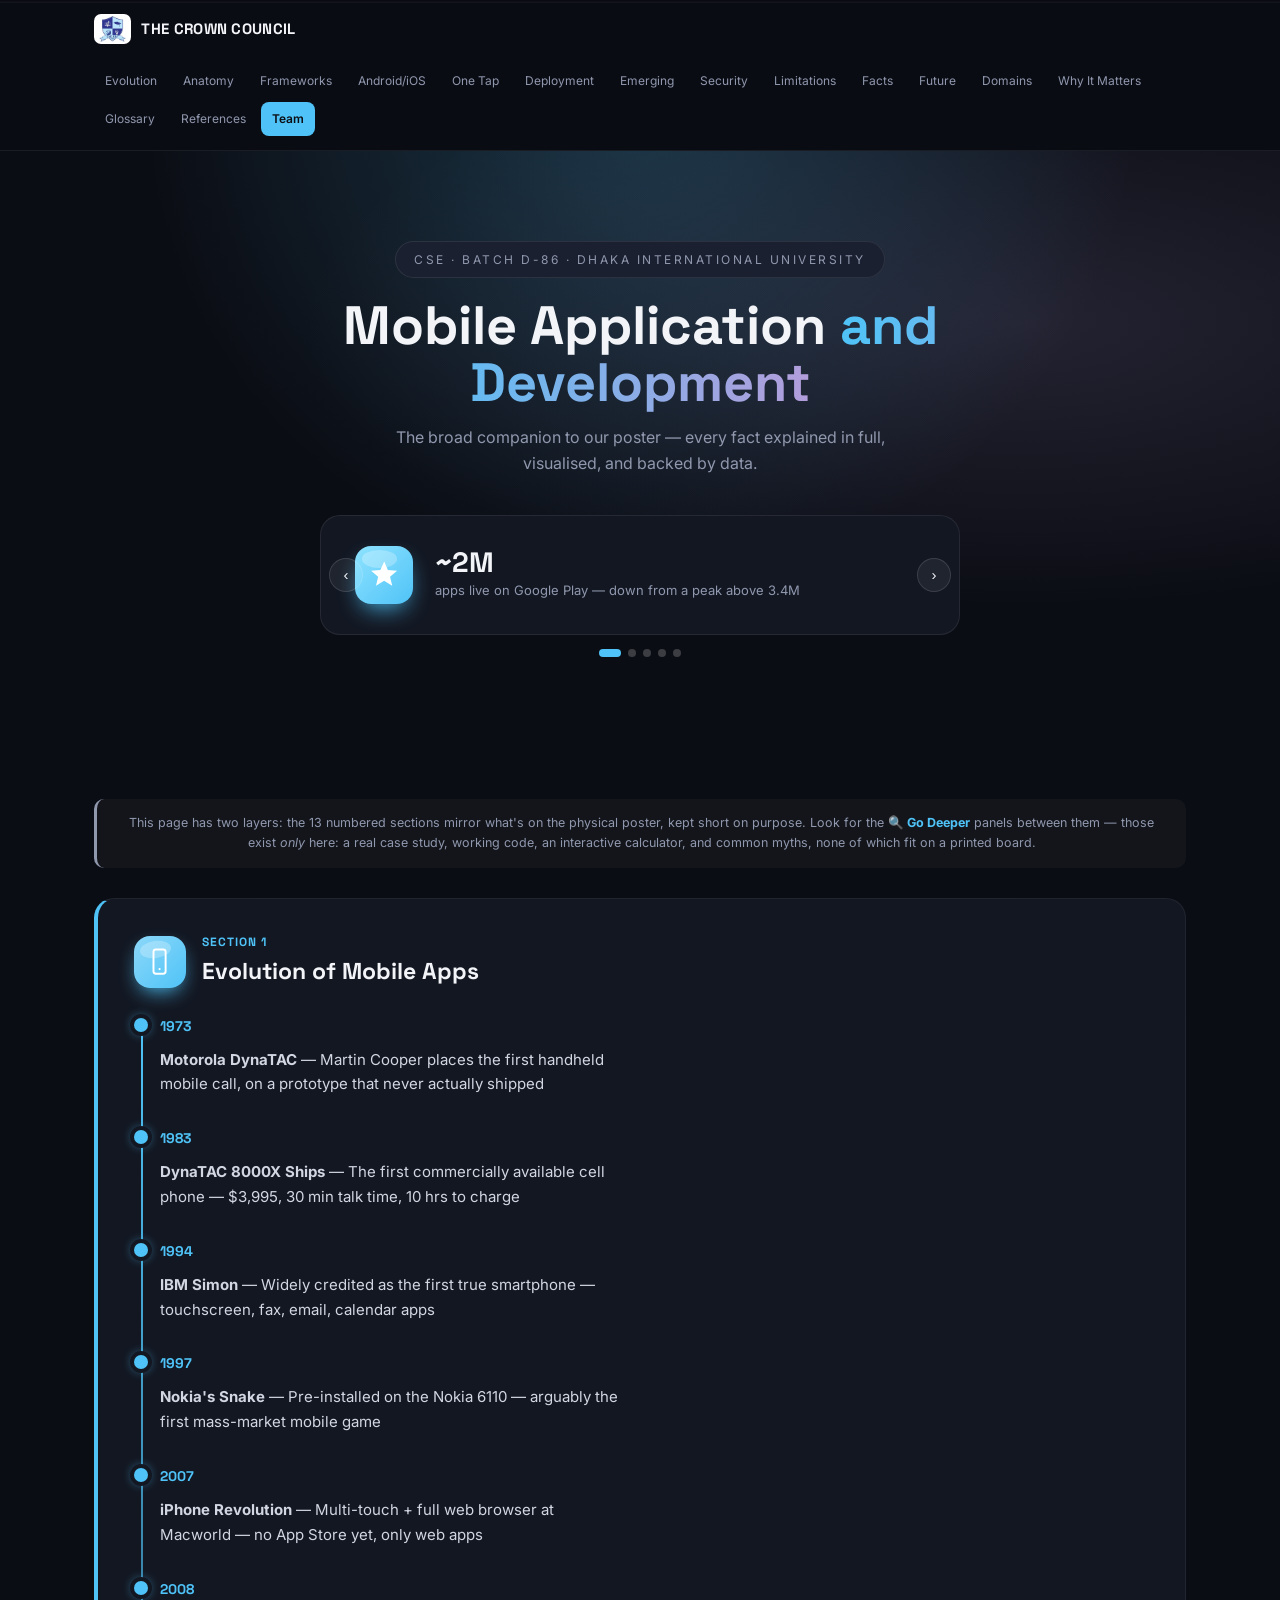
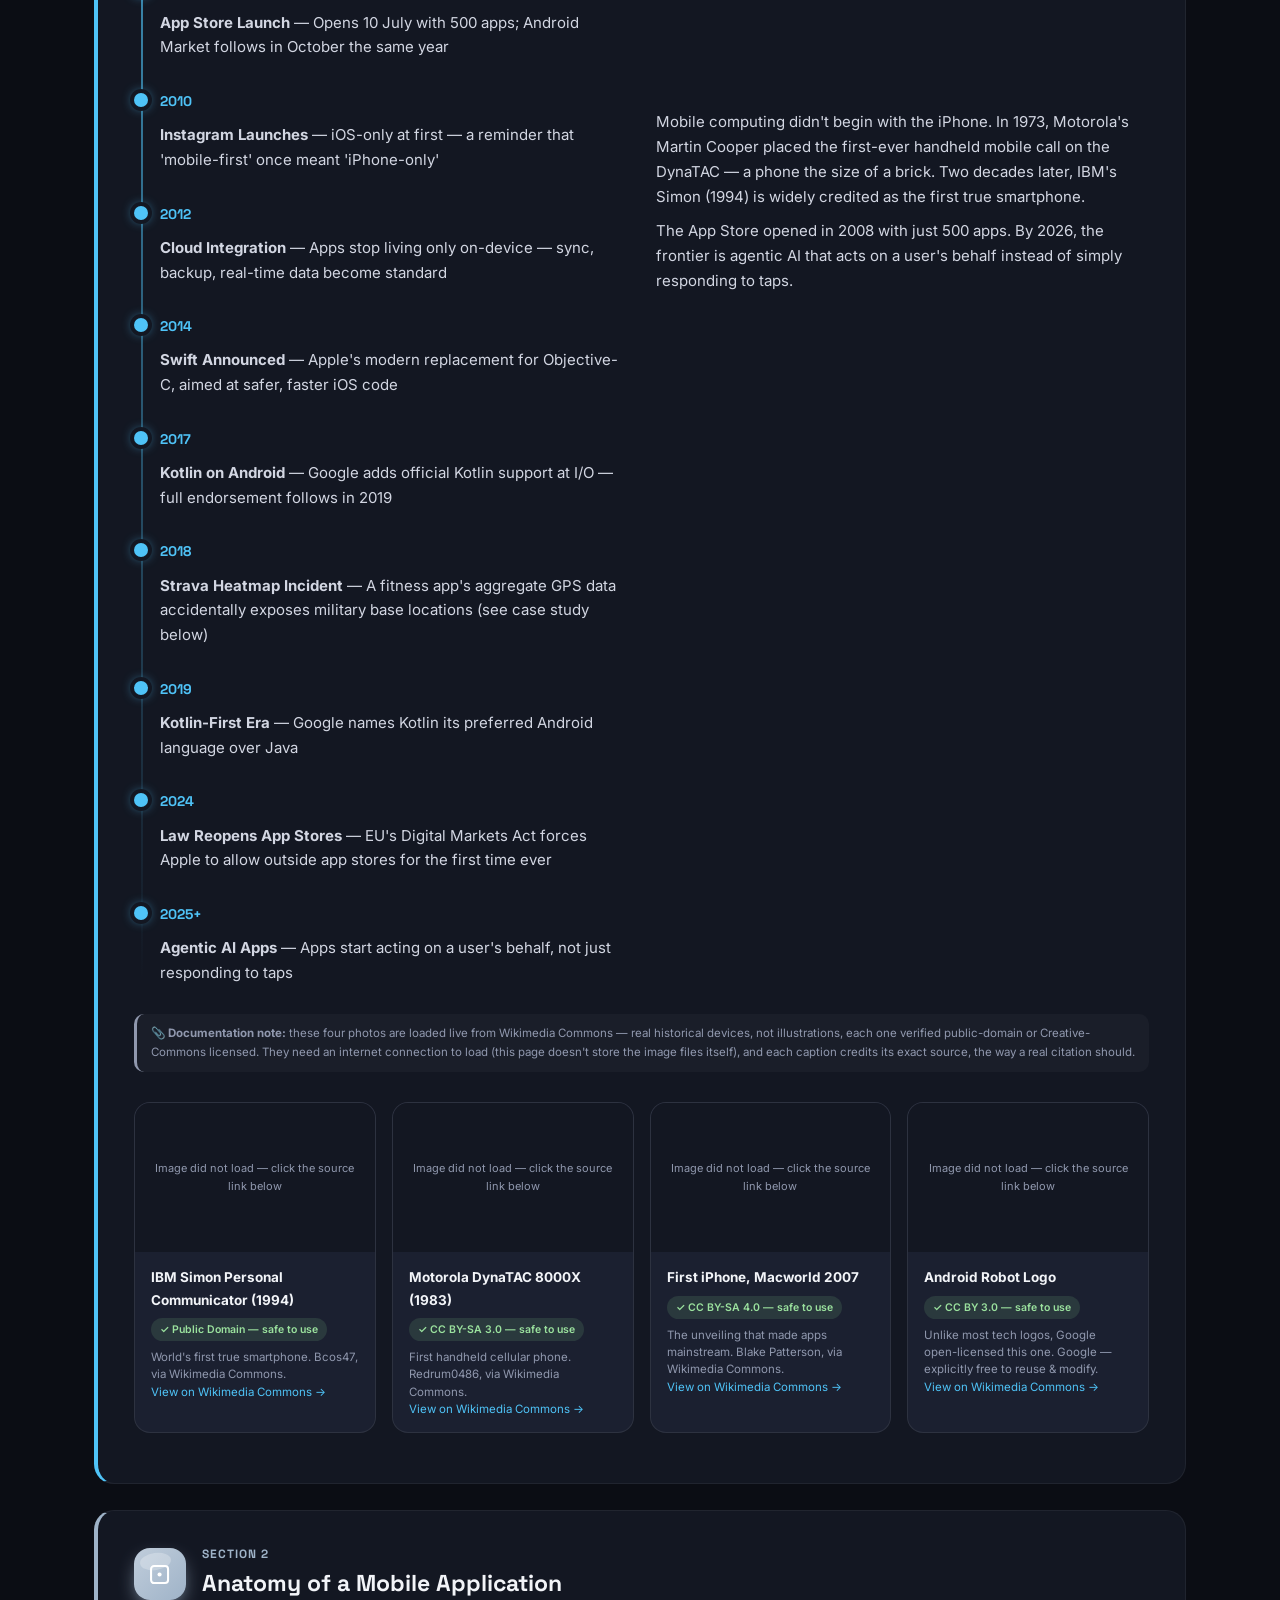
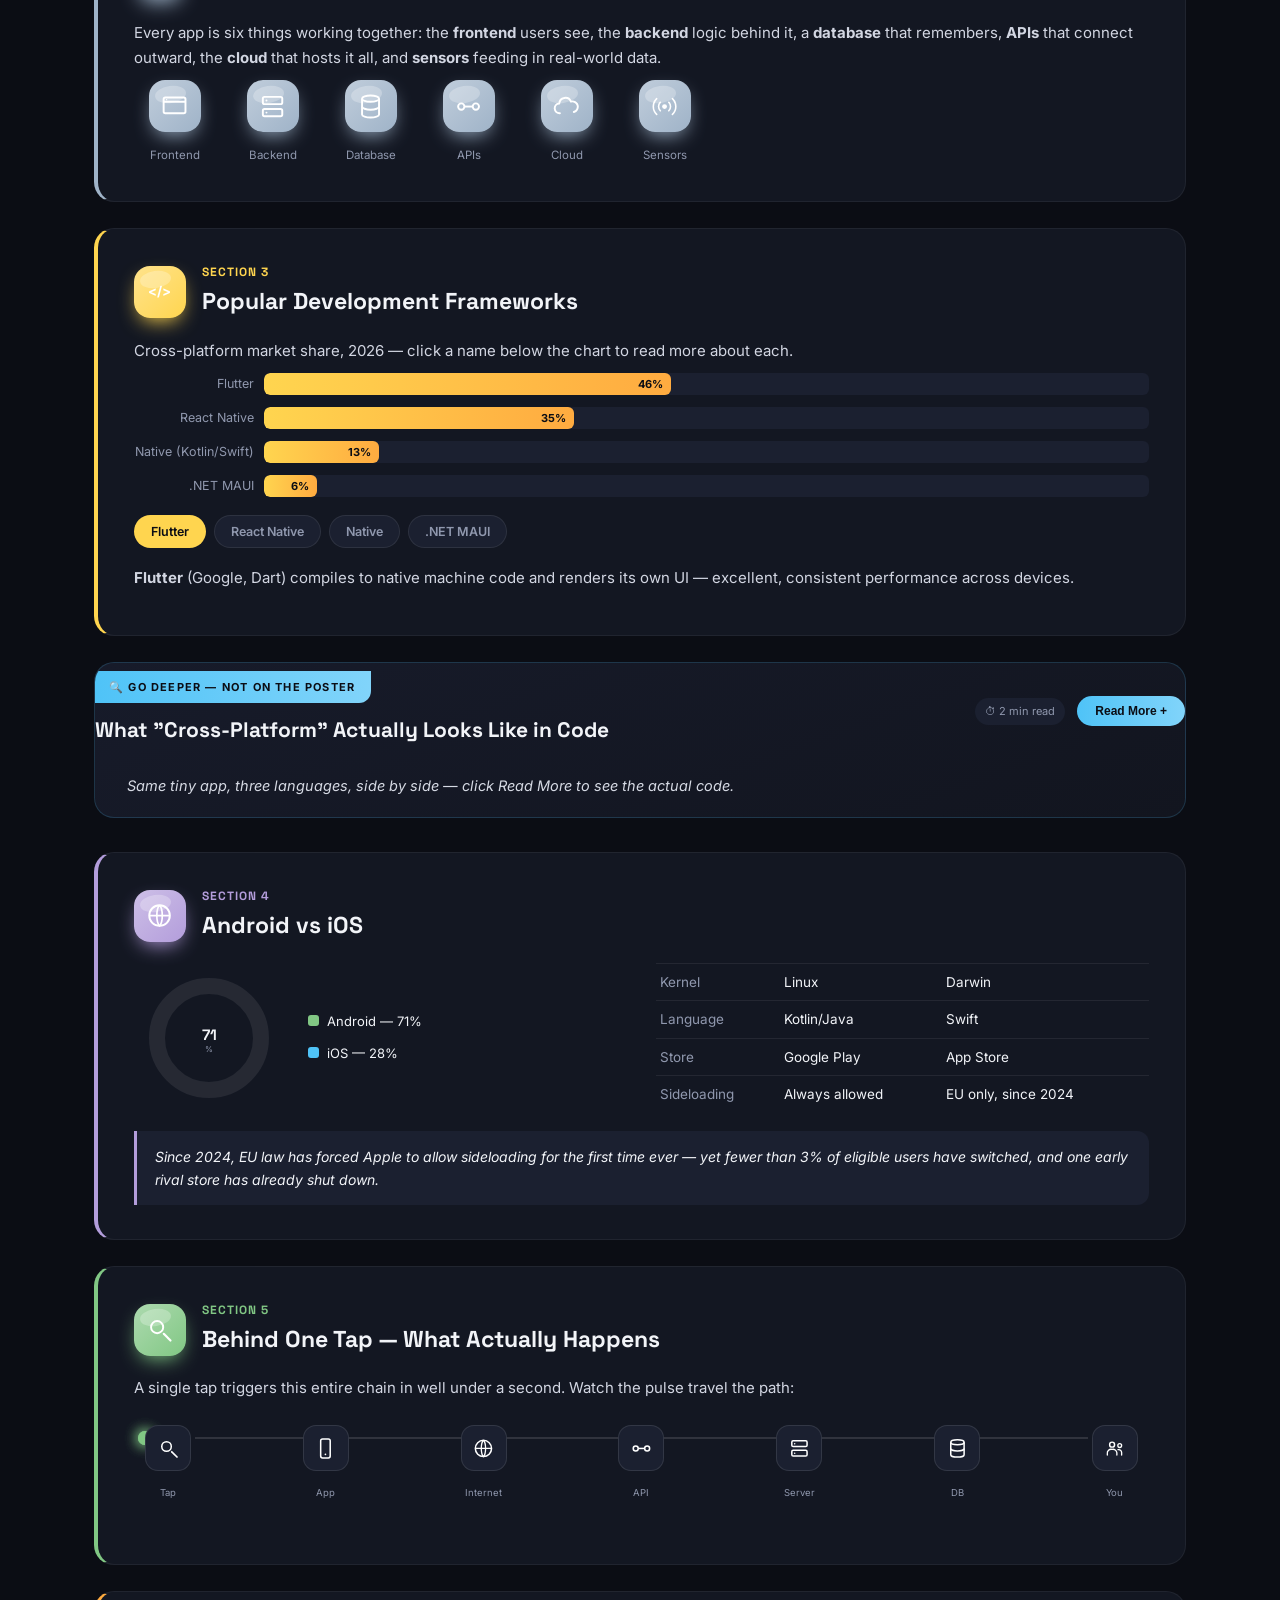
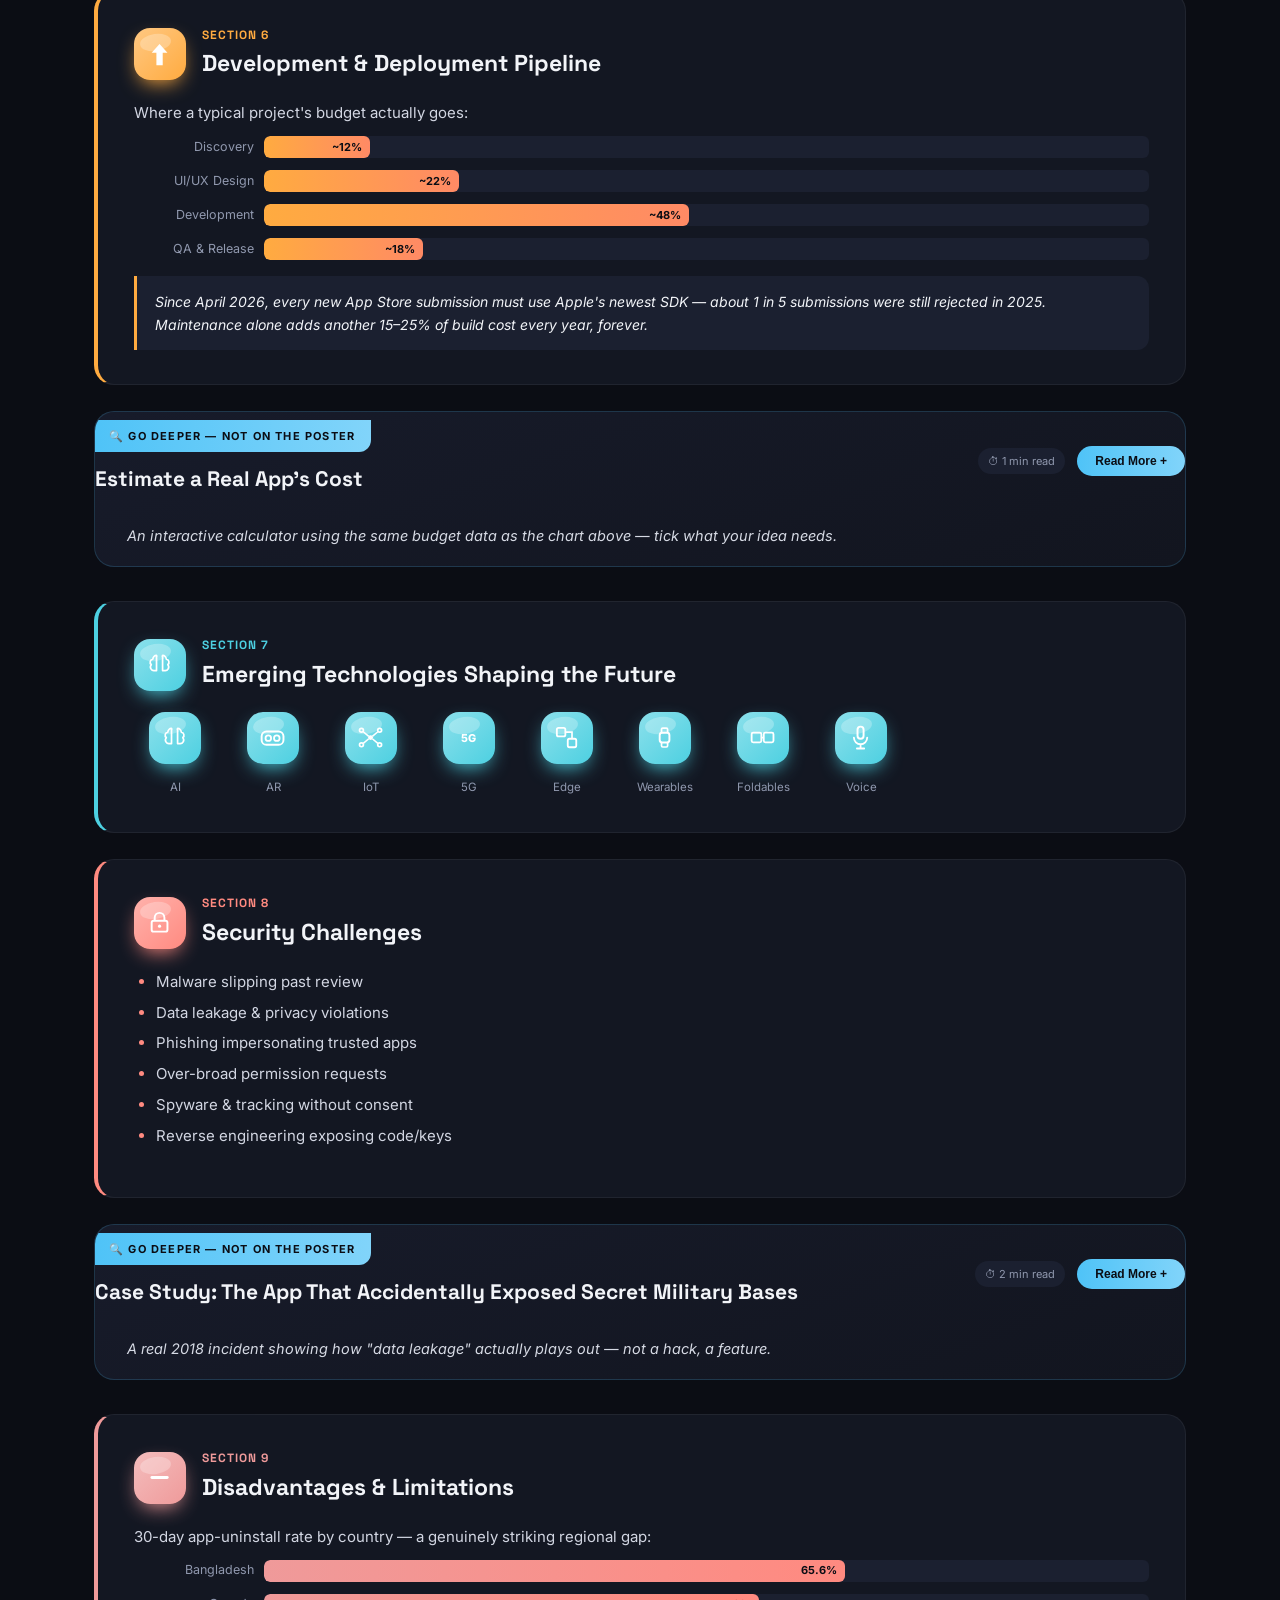
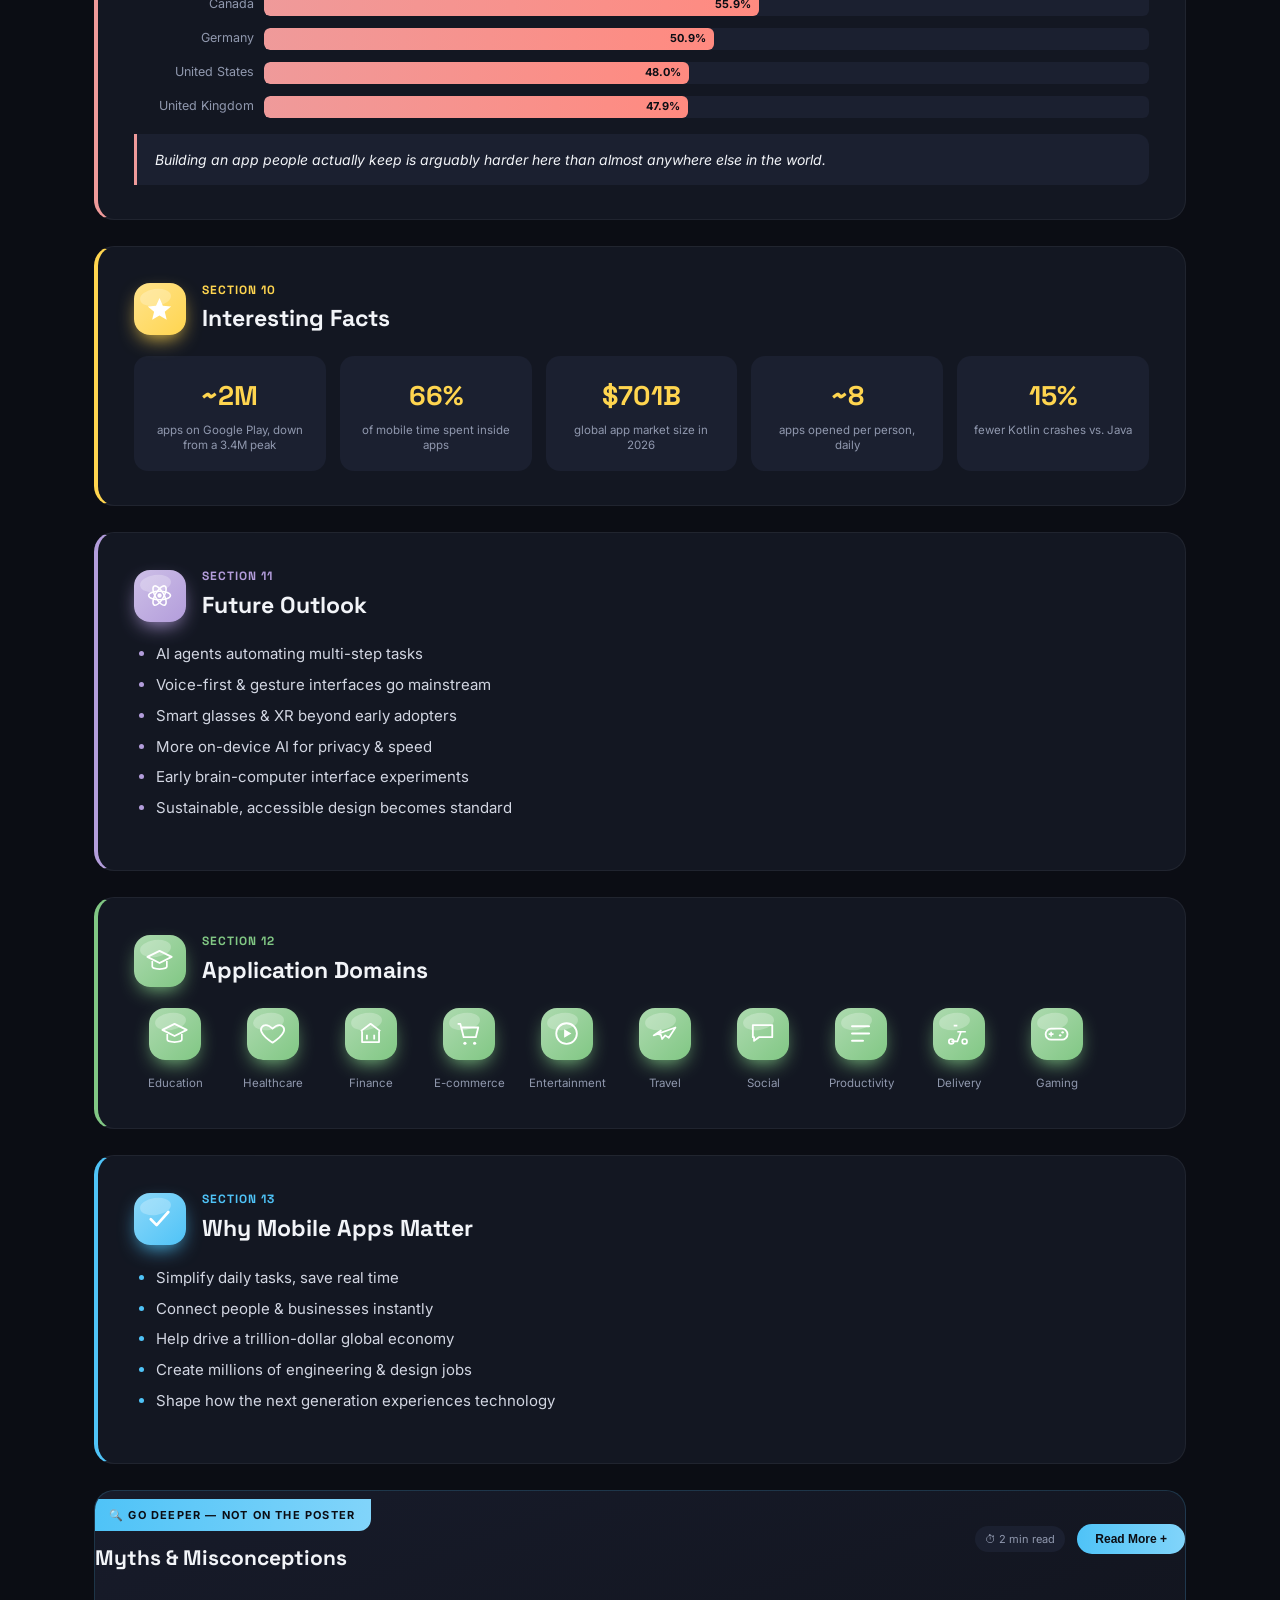
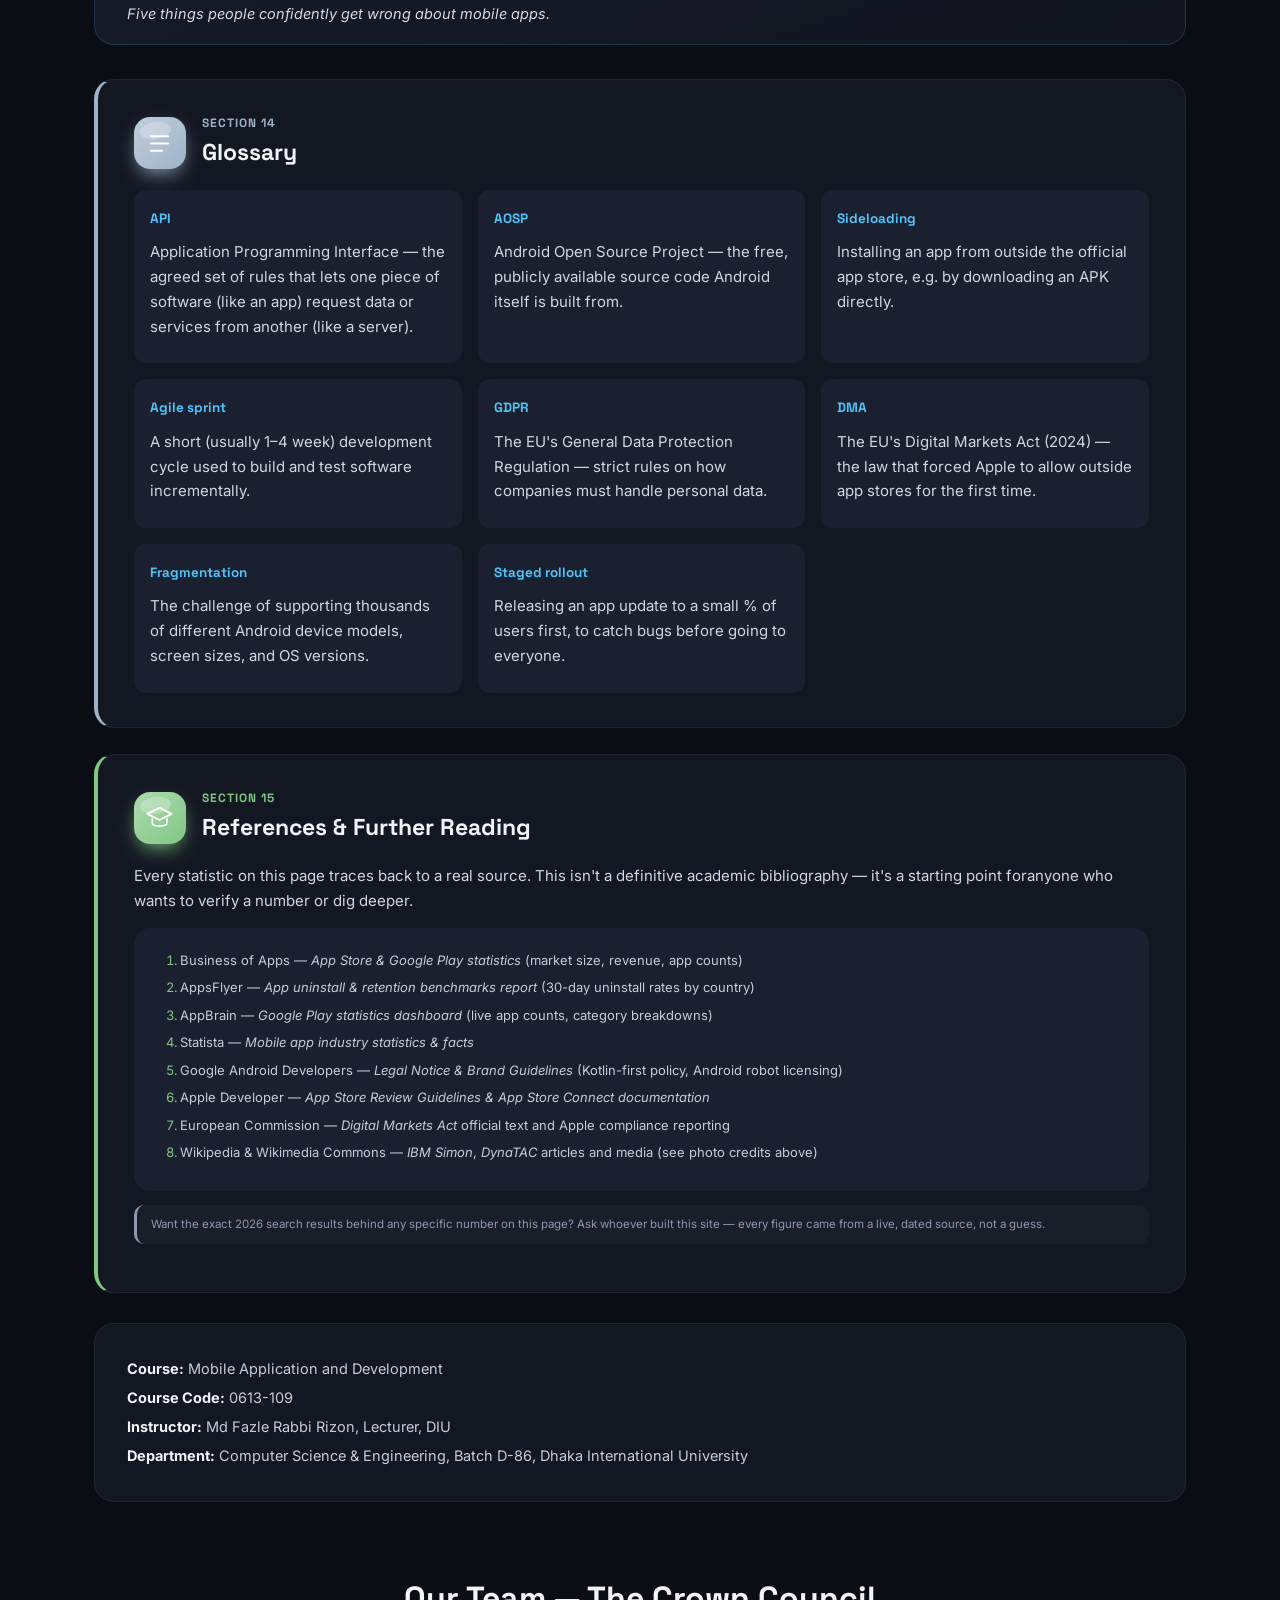
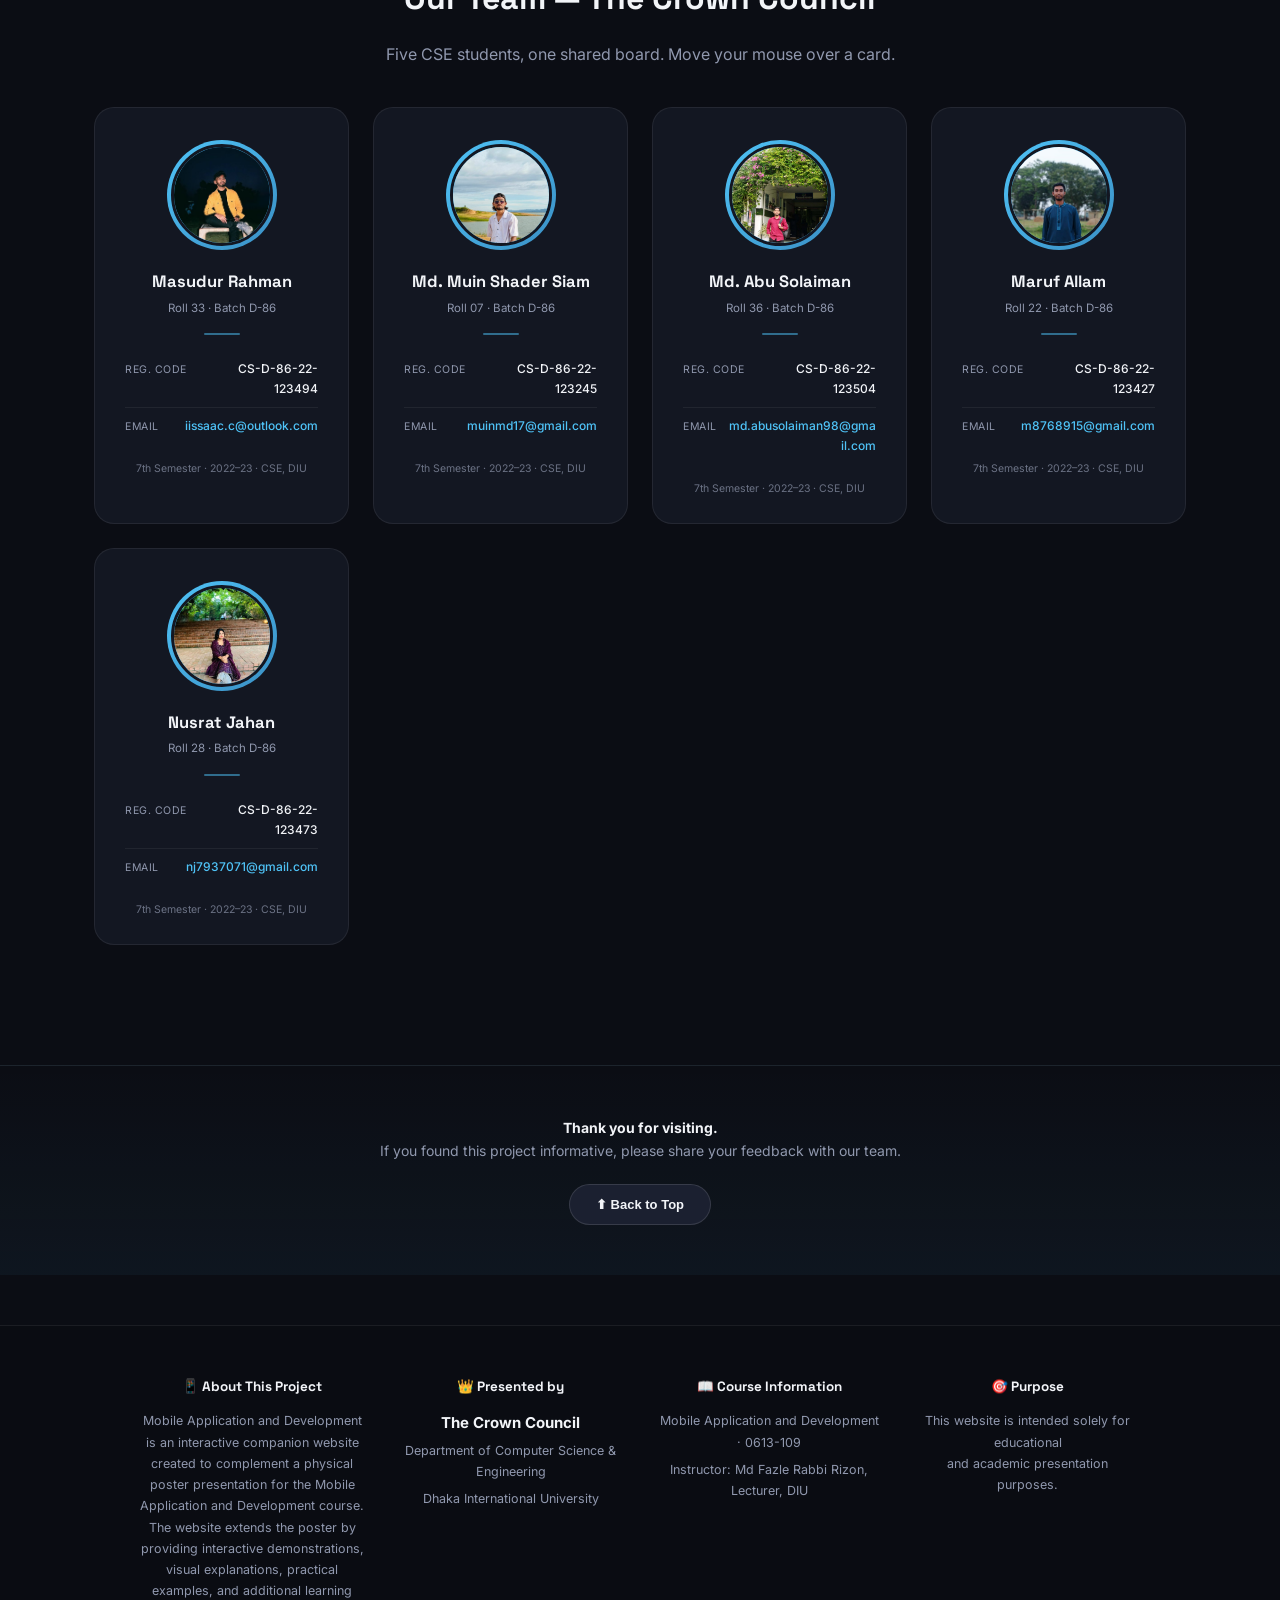
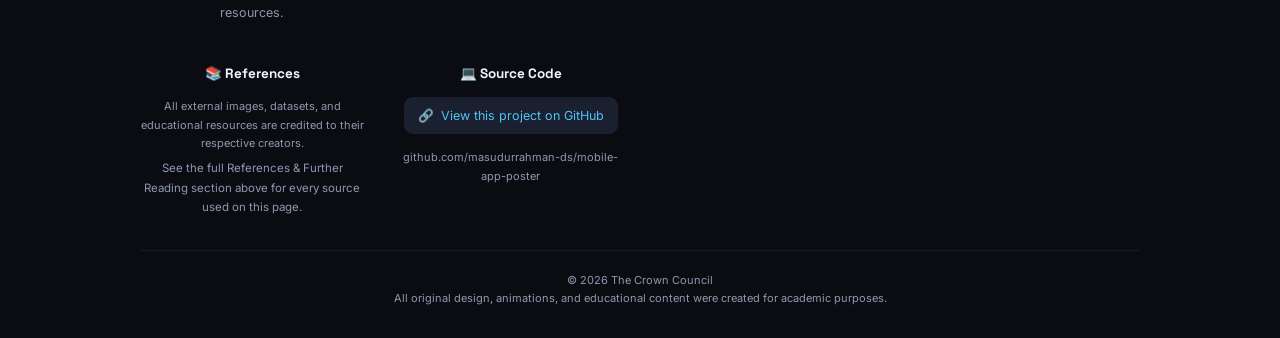
<file: index.html>
<!DOCTYPE html><html lang='en'><head><meta charset='UTF-8'><meta name='viewport' content='width=device-width, initial-scale=1'><title>Mobile Application and Development — The Crown Council (D-86)</title><link rel="stylesheet" href="css/style.css"><link rel="stylesheet" href="css/responsive.css"></head><body><div id="progress"></div><nav><div class="navwrap"><div class="brand"><img class="dept-logo" src="assets/images/logo.png" alt="CSE DIU logo">THE CROWN COUNCIL</div>
      <div class="navlinks">
        <a href="#s1">Evolution</a><a href="#s2">Anatomy</a><a href="#s3">Frameworks</a><a href="#s4">Android/iOS</a>

        <a href="#s5">One Tap</a><a href="#s6">Deployment</a><a href="#s7">Emerging</a><a href="#s8">Security</a>
        <a href="#s9">Limitations</a><a href="#s10">Facts</a><a href="#s11">Future</a><a href="#s12">Domains</a>
        <a href="#s13">Why It Matters</a><a href="#s14">Glossary</a><a href="#s15">References</a><a href="#team">Team</a>
      </div></div></nav>
    <div class="lifecycle-track" id="lifecycleTrack"></div><header class="hero"><div class="hero-inner">
      <div class="eyebrow">CSE &middot; Batch D-86 &middot; Dhaka International University</div>
      <h1 class="title">Mobile Application <span class="grad">and Development</span></h1>
      <p class="tagline">The broad companion to our poster — every fact explained in full, visualised, and backed by data.</p>
      <div class="carousel">
        <button class="car-arrow prev" id="carPrev">&#8249;</button>
        <button class="car-arrow next" id="carNext">&#8250;</button>
        <div class="car-track" id="carTrack">
    <div class="car-slide"><div class="cbadge" style="--c:#4FC3F7;--l:#8fe3ff"><svg viewBox="0 0 24 24"><path d="M12 2.5l2.7 6.3 6.8.6-5.2 4.5 1.6 6.6-6-3.6-6 3.6 1.6-6.6-5.2-4.5 6.8-.6Z" fill="#FFFFFF"/></svg></div><div><div class="cnum" data-count="~2M">0</div><div class="clabel">apps live on Google Play — down from a peak above 3.4M</div></div></div><div class="car-slide"><div class="cbadge" style="--c:#FFAB40;--l:#ffd8a8"><svg viewBox="0 0 24 24"><text x="12" y="16.5" font-size="12" font-weight="800" text-anchor="middle" fill="#FFFFFF">$</text></svg></div><div><div class="cnum" data-count="$935B">0</div><div class="clabel">size of the global mobile app market in 2026</div></div></div><div class="car-slide"><div class="cbadge" style="--c:#EF9A9A;--l:#ffd0d0"><svg viewBox="0 0 24 24"><rect x="4.5" y="10.8" width="15" height="2.4" rx="1.2" fill="#FFFFFF"/></svg></div><div><div class="cnum" data-count="65.6%">0</div><div class="clabel">30-day app-uninstall rate in Bangladesh — one of the world's highest</div></div></div><div class="car-slide"><div class="cbadge" style="--c:#4DD0E1;--l:#b8f5ee"><svg viewBox="0 0 24 24"><text x="12" y="16" font-size="11" font-weight="700" text-anchor="middle" fill="#FFFFFF">&lt;/&gt;</text></svg></div><div><div class="cnum" data-count="46%">0</div><div class="clabel">of the cross-platform market now runs on Flutter</div></div></div><div class="car-slide"><div class="cbadge" style="--c:#B39DDB;--l:#ded4f7"><svg viewBox="0 0 24 24"><circle cx="12" cy="12" r="1.8" fill="#FFFFFF"/><ellipse cx="12" cy="12" rx="9" ry="3.5" fill="none" stroke="#FFFFFF" stroke-width="1.3"/><ellipse cx="12" cy="12" rx="9" ry="3.5" fill="none" stroke="#FFFFFF" stroke-width="1.3" transform="rotate(60 12 12)"/><ellipse cx="12" cy="12" rx="9" ry="3.5" fill="none" stroke="#FFFFFF" stroke-width="1.3" transform="rotate(120 12 12)"/></svg></div><div><div class="cnum" data-count="20%">0</div><div class="clabel">fewer crashes in Kotlin apps than equivalent Java</div></div></div></div></div><div class="car-dots" id="carDots"></div></div></header><div class="wrap"><div class="doc-note" style="text-align:center;font-size:12.5px;padding:14px 20px;margin-bottom:30px">
      This page has two layers: the 13 numbered sections mirror what's on the physical poster, kept short on purpose.
      Look for the <b style="color:#4FC3F7">&#128269; Go Deeper</b> panels between them — those exist <i>only</i> here:
      a real case study, working code, an interactive calculator, and common myths, none of which fit on a printed board.
    </div><section class="topic reveal" id="s1" style="--accent:#4FC3F7;--accent-light:#8CD8F9"><div class="topic-head"><div class="topic-badge"><svg viewBox="0 0 24 24"><rect x="7" y="2" width="10" height="20" rx="2" fill="none" stroke="#FFFFFF" stroke-width="1.6"/><circle cx="12" cy="18.2" r="0.9" fill="#FFFFFF"/></svg></div><div><div class="num">SECTION 1</div><h2>Evolution of Mobile Apps</h2></div></div><div class="viz-row"><div class="viz"><div class="timeline-viz"><div class="tl-item"><div class="tl-year">1973</div><p><b>Motorola DynaTAC</b> &mdash; Martin Cooper places the first handheld mobile call, on a prototype that never actually shipped</p></div><div class="tl-item"><div class="tl-year">1983</div><p><b>DynaTAC 8000X Ships</b> &mdash; The first commercially available cell phone — $3,995, 30 min talk time, 10 hrs to charge</p></div><div class="tl-item"><div class="tl-year">1994</div><p><b>IBM Simon</b> &mdash; Widely credited as the first true smartphone — touchscreen, fax, email, calendar apps</p></div><div class="tl-item"><div class="tl-year">1997</div><p><b>Nokia's Snake</b> &mdash; Pre-installed on the Nokia 6110 — arguably the first mass-market mobile game</p></div><div class="tl-item"><div class="tl-year">2007</div><p><b>iPhone Revolution</b> &mdash; Multi-touch + full web browser at Macworld — no App Store yet, only web apps</p></div><div class="tl-item"><div class="tl-year">2008</div><p><b>App Store Launch</b> &mdash; Opens 10 July with 500 apps; Android Market follows in October the same year</p></div><div class="tl-item"><div class="tl-year">2010</div><p><b>Instagram Launches</b> &mdash; iOS-only at first — a reminder that 'mobile-first' once meant 'iPhone-only'</p></div><div class="tl-item"><div class="tl-year">2012</div><p><b>Cloud Integration</b> &mdash; Apps stop living only on-device — sync, backup, real-time data become standard</p></div><div class="tl-item"><div class="tl-year">2014</div><p><b>Swift Announced</b> &mdash; Apple's modern replacement for Objective-C, aimed at safer, faster iOS code</p></div><div class="tl-item"><div class="tl-year">2017</div><p><b>Kotlin on Android</b> &mdash; Google adds official Kotlin support at I/O — full endorsement follows in 2019</p></div><div class="tl-item"><div class="tl-year">2018</div><p><b>Strava Heatmap Incident</b> &mdash; A fitness app's aggregate GPS data accidentally exposes military base locations (see case study below)</p></div><div class="tl-item"><div class="tl-year">2019</div><p><b>Kotlin-First Era</b> &mdash; Google names Kotlin its preferred Android language over Java</p></div><div class="tl-item"><div class="tl-year">2024</div><p><b>Law Reopens App Stores</b> &mdash; EU's Digital Markets Act forces Apple to allow outside app stores for the first time ever</p></div><div class="tl-item"><div class="tl-year">2025+</div><p><b>Agentic AI Apps</b> &mdash; Apps start acting on a user's behalf, not just responding to taps</p></div></div></div><div class="text"><p>Mobile computing didn't begin with the iPhone. In 1973, Motorola's Martin Cooper placed the first-ever handheld mobile call on the DynaTAC — a phone the size of a brick. Two decades later, IBM's Simon (1994) is widely credited as the first true smartphone.</p><p>The App Store opened in 2008 with just 500 apps. By 2026, the frontier is agentic AI that acts on a user's behalf instead of simply responding to taps.</p></div></div>
    <div class="doc-note">📎 <b>Documentation note:</b> these four photos are loaded live from Wikimedia Commons — real historical devices, not illustrations, each one verified public-domain or Creative-Commons licensed. They need an internet connection to load (this page doesn't store the image files itself), and each caption credits its exact source, the way a real citation should.</div>
    <div class="photo-grid">
    <div class="photo-doc">
      <div class="frame"><img src="https://commons.wikimedia.org/wiki/Special:FilePath/IBM_Simon_Personal_Communicator.png" alt="IBM Simon Personal Communicator (1994)" loading="lazy" onerror="this.parentElement.innerHTML='<div class=&quot;imgfail&quot;>Image did not load — click the source link below</div>'"></div>
      <div class="meta">
        <div class="ttl">IBM Simon Personal Communicator (1994)</div>
        <div class="lic">&#10003; Public Domain &mdash; safe to use</div>
        <div class="src">World's first true smartphone. Bcos47, via Wikimedia Commons.<br><a href="https://commons.wikimedia.org/wiki/File:IBM_Simon_Personal_Communicator.png" target="_blank" rel="noopener">View on Wikimedia Commons &rarr;</a></div>
      </div>
    </div><div class="photo-doc">
      <div class="frame"><img src="https://commons.wikimedia.org/wiki/Special:FilePath/DynaTAC8000X.jpg" alt="Motorola DynaTAC 8000X (1983)" loading="lazy" onerror="this.parentElement.innerHTML='<div class=&quot;imgfail&quot;>Image did not load — click the source link below</div>'"></div>
      <div class="meta">
        <div class="ttl">Motorola DynaTAC 8000X (1983)</div>
        <div class="lic">&#10003; CC BY-SA 3.0 &mdash; safe to use</div>
        <div class="src">First handheld cellular phone. Redrum0486, via Wikimedia Commons.<br><a href="https://commons.wikimedia.org/wiki/File:DynaTAC8000X.jpg" target="_blank" rel="noopener">View on Wikimedia Commons &rarr;</a></div>
      </div>
    </div><div class="photo-doc">
      <div class="frame"><img src="https://commons.wikimedia.org/wiki/Special:FilePath/First_iPhone_Macworld_2007_DSCF1286.agr.jpg" alt="First iPhone, Macworld 2007" loading="lazy" onerror="this.parentElement.innerHTML='<div class=&quot;imgfail&quot;>Image did not load — click the source link below</div>'"></div>
      <div class="meta">
        <div class="ttl">First iPhone, Macworld 2007</div>
        <div class="lic">&#10003; CC BY-SA 4.0 &mdash; safe to use</div>
        <div class="src">The unveiling that made apps mainstream. Blake Patterson, via Wikimedia Commons.<br><a href="https://commons.wikimedia.org/wiki/File:First_iPhone_Macworld_2007_DSCF1286.agr.jpg" target="_blank" rel="noopener">View on Wikimedia Commons &rarr;</a></div>
      </div>
    </div><div class="photo-doc">
      <div class="frame"><img src="https://commons.wikimedia.org/wiki/Special:FilePath/Android_robot.svg" alt="Android Robot Logo" loading="lazy" onerror="this.parentElement.innerHTML='<div class=&quot;imgfail&quot;>Image did not load — click the source link below</div>'"></div>
      <div class="meta">
        <div class="ttl">Android Robot Logo</div>
        <div class="lic">&#10003; CC BY 3.0 &mdash; safe to use</div>
        <div class="src">Unlike most tech logos, Google open-licensed this one. Google &mdash; explicitly free to reuse &amp; modify.<br><a href="https://commons.wikimedia.org/wiki/File:Android_robot.svg" target="_blank" rel="noopener">View on Wikimedia Commons &rarr;</a></div>
      </div>
    </div></div></section><section class="topic reveal" id="s2" style="--accent:#9FB3C8;--accent-light:#C0CDDB"><div class="topic-head"><div class="topic-badge"><svg viewBox="0 0 24 24"><rect x="5" y="5" width="14" height="14" rx="2.5" fill="none" stroke="#FFFFFF" stroke-width="1.7"/><circle cx="12" cy="12" r="1.7" fill="#FFFFFF"/></svg></div><div><div class="num">SECTION 2</div><h2>Anatomy of a Mobile Application</h2></div></div><p>Every app is six things working together: the <b>frontend</b> users see, the <b>backend</b> logic behind it, a <b>database</b> that remembers, <b>APIs</b> that connect outward, the <b>cloud</b> that hosts it all, and <b>sensors</b> feeding in real-world data.</p><div class="iconband"><div class="node"><div class="topic-badge badge"><svg viewBox="0 0 24 24"><rect x="3" y="4.5" width="18" height="13" rx="1.4" fill="none" stroke="#FFFFFF" stroke-width="1.6"/><path d="M3 8h18" stroke="#FFFFFF" stroke-width="1.6"/><circle cx="5.4" cy="6.3" r="0.6" fill="#FFFFFF"/></svg></div><span>Frontend</span></div><div class="node"><div class="topic-badge badge"><svg viewBox="0 0 24 24"><rect x="4" y="4" width="16" height="6" rx="1.4" fill="none" stroke="#FFFFFF" stroke-width="1.6"/><rect x="4" y="14" width="16" height="6" rx="1.4" fill="none" stroke="#FFFFFF" stroke-width="1.6"/><circle cx="7" cy="7" r="0.8" fill="#FFFFFF"/><circle cx="7" cy="17" r="0.8" fill="#FFFFFF"/></svg></div><span>Backend</span></div><div class="node"><div class="topic-badge badge"><svg viewBox="0 0 24 24"><ellipse cx="12" cy="5.5" rx="7" ry="2.6" fill="none" stroke="#FFFFFF" stroke-width="1.6"/><path d="M5 5.5v13c0 1.4 3.1 2.6 7 2.6s7-1.2 7-2.6v-13" fill="none" stroke="#FFFFFF" stroke-width="1.6"/><path d="M5 12c0 1.4 3.1 2.6 7 2.6s7-1.2 7-2.6" fill="none" stroke="#FFFFFF" stroke-width="1.6"/></svg></div><span>Database</span></div><div class="node"><div class="topic-badge badge"><svg viewBox="0 0 24 24"><circle cx="6" cy="12" r="2.6" fill="none" stroke="#FFFFFF" stroke-width="1.6"/><circle cx="18" cy="12" r="2.6" fill="none" stroke="#FFFFFF" stroke-width="1.6"/><path d="M8.6 12h6.8" stroke="#FFFFFF" stroke-width="1.6"/></svg></div><span>APIs</span></div><div class="node"><div class="topic-badge badge"><svg viewBox="0 0 24 24"><path d="M6.5 17.5a4 4 0 0 1-.5-8 5 5 0 0 1 9.6-1.6A4.2 4.2 0 0 1 18 16.5" fill="none" stroke="#FFFFFF" stroke-width="1.6" stroke-linecap="round" stroke-linejoin="round"/></svg></div><span>Cloud</span></div><div class="node"><div class="topic-badge badge"><svg viewBox="0 0 24 24"><circle cx="12" cy="12" r="2" fill="#FFFFFF"/><path d="M8.5 8.5a5 5 0 0 0 0 7M15.5 8.5a5 5 0 0 1 0 7M5.5 5.5a9 9 0 0 0 0 13M18.5 5.5a9 9 0 0 1 0 13" fill="none" stroke="#FFFFFF" stroke-width="1.3" stroke-linecap="round"/></svg></div><span>Sensors</span></div></div></section><section class="topic reveal" id="s3" style="--accent:#FFD54F;--accent-light:#FFE38C"><div class="topic-head"><div class="topic-badge"><svg viewBox="0 0 24 24"><text x="12" y="16" font-size="11" font-weight="700" text-anchor="middle" fill="#FFFFFF">&lt;/&gt;</text></svg></div><div><div class="num">SECTION 3</div><h2>Popular Development Frameworks</h2></div></div><p>Cross-platform market share, 2026 — click a name below the chart to read more about each.</p><div class="barchart" style="--c1:#FFD54F;--c2:#FFAB40"><div class="bar-row"><div class="bar-label">Flutter</div><div class="bar-track"><div class="bar-fill" data-target="46"><span>46%</span></div></div></div><div class="bar-row"><div class="bar-label">React Native</div><div class="bar-track"><div class="bar-fill" data-target="35"><span>35%</span></div></div></div><div class="bar-row"><div class="bar-label">Native (Kotlin/Swift)</div><div class="bar-track"><div class="bar-fill" data-target="13"><span>13%</span></div></div></div><div class="bar-row"><div class="bar-label">.NET MAUI</div><div class="bar-track"><div class="bar-fill" data-target="6"><span>6%</span></div></div></div></div><div class="toggle-row" id="fw-toggle" style="margin-top:18px">
      <button class="toggle-btn active" onclick="showPanel('fw-toggle','fw-flutter',this)">Flutter</button>
      <button class="toggle-btn" onclick="showPanel('fw-toggle','fw-rn',this)">React Native</button>
      <button class="toggle-btn" onclick="showPanel('fw-toggle','fw-native',this)">Native</button>
      <button class="toggle-btn" onclick="showPanel('fw-toggle','fw-maui',this)">.NET MAUI</button>
    </div>
    <div id="fw-flutter" class="toggle-panel active"><p><b>Flutter</b> (Google, Dart) compiles to native machine code and renders its own UI — excellent, consistent performance across devices.</p></div>
    <div id="fw-rn" class="toggle-panel"><p><b>React Native</b> (Meta, JavaScript/TypeScript) renders true native UI components and has by far the largest existing developer talent pool.</p></div>
    <div id="fw-native" class="toggle-panel"><p><b>Native Android</b> (Kotlin) / <b>Native iOS</b> (Swift) remain the gold standard for maximum performance, at the cost of two codebases.</p></div>
    <div id="fw-maui" class="toggle-panel"><p><b>.NET MAUI</b>, Microsoft's evolution of Xamarin, suits teams already invested in C#/.NET.</p></div>
    </section><div class="deepdive reveal">
      <div class="dd-header" onclick="toggleDD('dd1',this.querySelector('.dd-toggle-btn'))">
        <div><div class="dd-tag">&#128269; Go Deeper &mdash; not on the poster</div>
        <h3 style="margin:10px 0 4px">What "Cross-Platform" Actually Looks Like in Code</h3></div>
        <div class="dd-meta-row"><span class="dd-readtime">&#9201; 2 min read</span>
        <button class="dd-toggle-btn">Read More +</button></div>
      </div>
      <p class="dd-teaser">Same tiny app, three languages, side by side — click Read More to see the actual code.</p>
      <div class="dd-body" id="dd1"><div class="dd-inner">
    <div class="code-tabs" id="code-tabs-1">
      <button class="code-tab active" onclick="showCode('code-tabs-1','panel-flutter',this)">Flutter (Dart)</button>
      <button class="code-tab" onclick="showCode('code-tabs-1','panel-rn',this)">React Native (JS)</button>
      <button class="code-tab" onclick="showCode('code-tabs-1','panel-swift',this)">Native iOS (Swift)</button>
    </div>
    <div id="panel-flutter" class="code-panel active"><pre><span class="kw">class</span> <span class="fn">CounterButton</span> extends StatefulWidget {
  @override State&lt;CounterButton&gt; createState() =&gt; _CounterState();
}
<span class="kw">class</span> _CounterState extends State&lt;CounterButton&gt; {
  <span class="kw">int</span> count = 0;
  @override Widget build(BuildContext context) {
    <span class="kw">return</span> ElevatedButton(
      onPressed: () =&gt; setState(() =&gt; count++),
      child: Text(<span class="st">'Tapped $count times'</span>),
    );
  }
}</pre></div>
    <div id="panel-rn" class="code-panel"><pre><span class="kw">import</span> React, { useState } <span class="kw">from</span> <span class="st">'react'</span>;
<span class="kw">import</span> { Button } <span class="kw">from</span> <span class="st">'react-native'</span>;

<span class="kw">function</span> <span class="fn">CounterButton</span>() {
  <span class="kw">const</span> [count, setCount] = useState(0);
  <span class="kw">return</span> (
    &lt;Button
      title={<span class="st">`Tapped ${count} times`</span>}
      onPress={() =&gt; setCount(count + 1)}
    /&gt;
  );
}</pre></div>
    <div id="panel-swift" class="code-panel"><pre><span class="kw">struct</span> <span class="fn">CounterButton</span>: View {
    @State <span class="kw">private var</span> count = 0
    <span class="kw">var</span> body: <span class="kw">some</span> View {
        Button(<span class="st">"Tapped \(count) times"</span>) {
            count += 1
        }
    }
}</pre></div>
    <p class="dd-sub" style="margin-top:14px">Notice what's <i>the same</i> across all three: a piece of state (the count), a UI element bound to it, and a function that updates the state on tap. That pattern — state in, UI out — is the one idea underneath almost every modern app framework, regardless of language.</p>
    </div></div></div><section class="topic reveal" id="s4" style="--accent:#B39DDB;--accent-light:#CDBFE7"><div class="topic-head"><div class="topic-badge"><svg viewBox="0 0 24 24"><circle cx="12" cy="12" r="8.5" fill="none" stroke="#FFFFFF" stroke-width="1.6"/><path d="M3.5 12h17M12 3.5c3 3 3 14 0 17-3-3-3-14 0-17" fill="none" stroke="#FFFFFF" stroke-width="1.4"/></svg></div><div><div class="num">SECTION 4</div><h2>Android vs iOS</h2></div></div><div class="viz-row"><div class="viz"><div class="donut-wrap"><svg width="150" height="150" viewBox="0 0 150 150"><circle cx="75" cy="75" r="52" fill="none" stroke="rgba(255,255,255,0.08)" stroke-width="16"/><circle cx="75" cy="75" r="52" fill="none" stroke="#81C784" stroke-width="16" stroke-dasharray="0 326.73" data-dash="231.98 94.75" stroke-dashoffset="-0.00" style="transition:stroke-dasharray 1.4s cubic-bezier(.2,.8,.2,1);transform:rotate(-90deg);transform-origin:75 75px" stroke-linecap="round"/><circle cx="75" cy="75" r="52" fill="none" stroke="#4FC3F7" stroke-width="16" stroke-dasharray="0 326.73" data-dash="91.48 235.24" stroke-dashoffset="-231.98" style="transition:stroke-dasharray 1.4s cubic-bezier(.2,.8,.2,1);transform:rotate(-90deg);transform-origin:75 75px" stroke-linecap="round"/><text x="75" y="77" text-anchor="middle" fill="#F2F4F8" font-size="15" font-weight="800" font-family="Space Grotesk,Arial">71</text><text x="75" y="89" text-anchor="middle" fill="#9098AE" font-size="8">%</text></svg><div class="donut-legend"><div><span class="dot" style="background:#81C784"></span>Android &mdash; 71%</div><div><span class="dot" style="background:#4FC3F7"></span>iOS &mdash; 28%</div></div></div></div><div class="text"><table style="width:100%;border-collapse:collapse;font-size:13.5px;"><tr style='border-top:1px solid rgba(255,255,255,0.07)'><td style='padding:7px 4px;color:var(--muted)'>Kernel</td><td style='padding:7px 4px'>Linux</td><td style='padding:7px 4px'>Darwin</td></tr><tr style='border-top:1px solid rgba(255,255,255,0.07)'><td style='padding:7px 4px;color:var(--muted)'>Language</td><td style='padding:7px 4px'>Kotlin/Java</td><td style='padding:7px 4px'>Swift</td></tr><tr style='border-top:1px solid rgba(255,255,255,0.07)'><td style='padding:7px 4px;color:var(--muted)'>Store</td><td style='padding:7px 4px'>Google Play</td><td style='padding:7px 4px'>App Store</td></tr><tr style='border-top:1px solid rgba(255,255,255,0.07)'><td style='padding:7px 4px;color:var(--muted)'>Sideloading</td><td style='padding:7px 4px'>Always allowed</td><td style='padding:7px 4px'>EU only, since 2024</td></tr></table></div></div><div class="callout">Since 2024, EU law has forced Apple to allow sideloading for the first time ever — yet fewer than 3% of eligible users have switched, and one early rival store has already shut down.</div></section><section class="topic reveal" id="s5" style="--accent:#81C784;--accent-light:#ADDAAF"><div class="topic-head"><div class="topic-badge"><svg viewBox="0 0 24 24"><circle cx="10" cy="10" r="5" fill="none" stroke="#FFFFFF" stroke-width="1.6"/><path d="M15.5 15.5 21 21" stroke="#FFFFFF" stroke-width="1.8" stroke-linecap="round"/></svg></div><div><div class="num">SECTION 5</div><h2>Behind One Tap — What Actually Happens</h2></div></div><p>A single tap triggers this entire chain in well under a second. Watch the pulse travel the path:</p><div class="flow-viz"><div class="fdot" style="animation-delay:0s"></div><div class="fdot" style="animation-delay:1.6s"></div><div class="fnode"><div class="fb"><svg viewBox="0 0 24 24"><circle cx="10" cy="10" r="5" fill="none" stroke="#FFFFFF" stroke-width="1.6"/><path d="M15.5 15.5 21 21" stroke="#FFFFFF" stroke-width="1.8" stroke-linecap="round"/></svg></div><span>Tap</span></div><div class="fnode"><div class="fb"><svg viewBox="0 0 24 24"><rect x="7" y="2" width="10" height="20" rx="2" fill="none" stroke="#FFFFFF" stroke-width="1.6"/><circle cx="12" cy="18.2" r="0.9" fill="#FFFFFF"/></svg></div><span>App</span></div><div class="fnode"><div class="fb"><svg viewBox="0 0 24 24"><circle cx="12" cy="12" r="8.5" fill="none" stroke="#FFFFFF" stroke-width="1.6"/><path d="M3.5 12h17M12 3.5c3 3 3 14 0 17-3-3-3-14 0-17" fill="none" stroke="#FFFFFF" stroke-width="1.4"/></svg></div><span>Internet</span></div><div class="fnode"><div class="fb"><svg viewBox="0 0 24 24"><circle cx="6" cy="12" r="2.6" fill="none" stroke="#FFFFFF" stroke-width="1.6"/><circle cx="18" cy="12" r="2.6" fill="none" stroke="#FFFFFF" stroke-width="1.6"/><path d="M8.6 12h6.8" stroke="#FFFFFF" stroke-width="1.6"/></svg></div><span>API</span></div><div class="fnode"><div class="fb"><svg viewBox="0 0 24 24"><rect x="4" y="4" width="16" height="6" rx="1.4" fill="none" stroke="#FFFFFF" stroke-width="1.6"/><rect x="4" y="14" width="16" height="6" rx="1.4" fill="none" stroke="#FFFFFF" stroke-width="1.6"/><circle cx="7" cy="7" r="0.8" fill="#FFFFFF"/><circle cx="7" cy="17" r="0.8" fill="#FFFFFF"/></svg></div><span>Server</span></div><div class="fnode"><div class="fb"><svg viewBox="0 0 24 24"><ellipse cx="12" cy="5.5" rx="7" ry="2.6" fill="none" stroke="#FFFFFF" stroke-width="1.6"/><path d="M5 5.5v13c0 1.4 3.1 2.6 7 2.6s7-1.2 7-2.6v-13" fill="none" stroke="#FFFFFF" stroke-width="1.6"/><path d="M5 12c0 1.4 3.1 2.6 7 2.6s7-1.2 7-2.6" fill="none" stroke="#FFFFFF" stroke-width="1.6"/></svg></div><span>DB</span></div><div class="fnode"><div class="fb"><svg viewBox="0 0 24 24"><circle cx="8.5" cy="8" r="2.6" fill="none" stroke="#FFFFFF" stroke-width="1.5"/><circle cx="16.5" cy="9" r="2" fill="none" stroke="#FFFFFF" stroke-width="1.4"/><path d="M3.5 19v-1.5A4 4 0 0 1 8.5 13a4 4 0 0 1 5 3.5V19M14.7 13.3a3 3 0 0 1 3.8 2.9V19" fill="none" stroke="#FFFFFF" stroke-width="1.4" stroke-linecap="round"/></svg></div><span>You</span></div></div></section><section class="topic reveal" id="s6" style="--accent:#FFAB40;--accent-light:#FFC882"><div class="topic-head"><div class="topic-badge"><svg viewBox="0 0 24 24"><path d="M12 3.2 18.5 10.5 14.6 10.5 14.6 20.8 9.4 20.8 9.4 10.5 5.5 10.5Z" fill="#FFFFFF"/></svg></div><div><div class="num">SECTION 6</div><h2>Development &amp; Deployment Pipeline</h2></div></div><p>Where a typical project's budget actually goes:</p><div class="barchart" style="--c1:#FFAB40;--c2:#FF8A65"><div class="bar-row"><div class="bar-label">Discovery</div><div class="bar-track"><div class="bar-fill" data-target="12"><span>~12%</span></div></div></div><div class="bar-row"><div class="bar-label">UI/UX Design</div><div class="bar-track"><div class="bar-fill" data-target="22"><span>~22%</span></div></div></div><div class="bar-row"><div class="bar-label">Development</div><div class="bar-track"><div class="bar-fill" data-target="48"><span>~48%</span></div></div></div><div class="bar-row"><div class="bar-label">QA &amp; Release</div><div class="bar-track"><div class="bar-fill" data-target="18"><span>~18%</span></div></div></div></div><div class="callout">Since April 2026, every new App Store submission must use Apple's newest SDK — about 1 in 5 submissions were still rejected in 2025. Maintenance alone adds another 15&ndash;25% of build cost every year, forever.</div></section><div class="deepdive reveal">
      <div class="dd-header" onclick="toggleDD('dd2',this.querySelector('.dd-toggle-btn'))">
        <div><div class="dd-tag">&#128269; Go Deeper &mdash; not on the poster</div>
        <h3 style="margin:10px 0 4px">Estimate a Real App's Cost</h3></div>
        <div class="dd-meta-row"><span class="dd-readtime">&#9201; 1 min read</span>
        <button class="dd-toggle-btn">Read More +</button></div>
      </div>
      <p class="dd-teaser">An interactive calculator using the same budget data as the chart above — tick what your idea needs.</p>
      <div class="dd-body" id="dd2"><div class="dd-inner">
    <div class="calc-box" id="calcBox">
      <div class="calc-opt"><label>Base: one-screen app, one platform</label><span>included</span></div>
      <div class="calc-opt"><label><input type="checkbox" data-low="6000" data-high="12000" onchange="calcCost()"> User accounts &amp; login</label></div>
      <div class="calc-opt"><label><input type="checkbox" data-low="9000" data-high="18000" onchange="calcCost()"> Backend database &amp; API</label></div>
      <div class="calc-opt"><label><input type="checkbox" data-low="7000" data-high="15000" onchange="calcCost()"> Push notifications &amp; messaging</label></div>
      <div class="calc-opt"><label><input type="checkbox" data-low="15000" data-high="30000" onchange="calcCost()"> Payments / in-app purchases</label></div>
      <div class="calc-opt"><label><input type="checkbox" data-low="5000" data-high="11000" onchange="calcCost()"> GPS / maps integration</label></div>
      <div class="calc-opt"><label><input type="checkbox" data-low="10000" data-high="22000" onchange="calcCost()"> Admin dashboard for your team</label></div>
      <div class="calc-opt" style="border-top:1px solid rgba(255,255,255,0.1);padding-top:12px;margin-top:6px;">
        <label style="font-weight:700">Platform strategy</label>
      </div>
      <div class="calc-opt"><label><input type="radio" name="platform" value="cross" checked onchange="calcCost()"> Cross-platform (Flutter/React Native)</label></div>
      <div class="calc-opt"><label><input type="radio" name="platform" value="one-native" onchange="calcCost()"> Native, one platform only</label></div>
      <div class="calc-opt"><label><input type="radio" name="platform" value="both-native" onchange="calcCost()"> Native, both iOS &amp; Android separately</label></div>
      <div class="calc-result"><div class="cr-num"><span id="calcLow">$8,000</span> &ndash; <span id="calcHigh">$15,000</span></div>
      <div class="cr-label">estimated build cost, before ~15&ndash;25%/year maintenance</div></div>
    </div>
    <p class="dd-sub" style="margin-top:12px">These ranges come from the same industry cost-breakdown data as the chart above — this just lets you apply it to a specific idea instead of reading it as an abstract percentage.</p>
    </div></div></div><section class="topic reveal" id="s7" style="--accent:#4DD0E1;--accent-light:#8BE0EB"><div class="topic-head"><div class="topic-badge"><svg viewBox="0 0 24 24"><path d="M9.5 4.5a3 3 0 0 0-3 3 2.6 2.6 0 0 0-1.3 4.6A3 3 0 0 0 8 17h1.5V6a1.5 1.5 0 0 0-.0-1.5Z" fill="none" stroke="#FFFFFF" stroke-width="1.4" stroke-linejoin="round"/><path d="M14.5 4.5a3 3 0 0 1 3 3 2.6 2.6 0 0 1 1.3 4.6A3 3 0 0 1 16 17h-1.5V6a1.5 1.5 0 0 1 0-1.5Z" fill="none" stroke="#FFFFFF" stroke-width="1.4" stroke-linejoin="round"/></svg></div><div><div class="num">SECTION 7</div><h2>Emerging Technologies Shaping the Future</h2></div></div><div class="iconband"><div class="node"><div class="topic-badge badge"><svg viewBox="0 0 24 24"><path d="M9.5 4.5a3 3 0 0 0-3 3 2.6 2.6 0 0 0-1.3 4.6A3 3 0 0 0 8 17h1.5V6a1.5 1.5 0 0 0-.0-1.5Z" fill="none" stroke="#FFFFFF" stroke-width="1.4" stroke-linejoin="round"/><path d="M14.5 4.5a3 3 0 0 1 3 3 2.6 2.6 0 0 1 1.3 4.6A3 3 0 0 1 16 17h-1.5V6a1.5 1.5 0 0 1 0-1.5Z" fill="none" stroke="#FFFFFF" stroke-width="1.4" stroke-linejoin="round"/></svg></div><span>AI</span></div><div class="node"><div class="topic-badge badge"><svg viewBox="0 0 24 24"><rect x="3" y="7" width="18" height="11" rx="4" fill="none" stroke="#FFFFFF" stroke-width="1.6"/><circle cx="8.5" cy="12.5" r="2.3" fill="none" stroke="#FFFFFF" stroke-width="1.5"/><circle cx="15.5" cy="12.5" r="2.3" fill="none" stroke="#FFFFFF" stroke-width="1.5"/></svg></div><span>AR</span></div><div class="node"><div class="topic-badge badge"><svg viewBox="0 0 24 24"><circle cx="12" cy="12" r="2" fill="#FFFFFF"/><circle cx="4.5" cy="6" r="1.6" fill="none" stroke="#FFFFFF" stroke-width="1.4"/><circle cx="19.5" cy="6" r="1.6" fill="none" stroke="#FFFFFF" stroke-width="1.4"/><circle cx="4.5" cy="18" r="1.6" fill="none" stroke="#FFFFFF" stroke-width="1.4"/><circle cx="19.5" cy="18" r="1.6" fill="none" stroke="#FFFFFF" stroke-width="1.4"/><path d="M6 7.2 10.5 11M18 7.2 13.5 11M6 16.8 10.5 13M18 16.8 13.5 13" stroke="#FFFFFF" stroke-width="1.3"/></svg></div><span>IoT</span></div><div class="node"><div class="topic-badge badge"><svg viewBox="0 0 24 24"><text x="12" y="15.5" font-size="9" font-weight="800" text-anchor="middle" fill="#FFFFFF">5G</text></svg></div><span>5G</span></div><div class="node"><div class="topic-badge badge"><svg viewBox="0 0 24 24"><rect x="4" y="4" width="7" height="7" rx="1.4" fill="none" stroke="#FFFFFF" stroke-width="1.5"/><rect x="13" y="13" width="7" height="7" rx="1.4" fill="none" stroke="#FFFFFF" stroke-width="1.5"/><path d="M11 7.5h5.5V13" fill="none" stroke="#FFFFFF" stroke-width="1.4"/></svg></div><span>Edge</span></div><div class="node"><div class="topic-badge badge"><svg viewBox="0 0 24 24"><rect x="8" y="8" width="8" height="8" rx="2" fill="none" stroke="#FFFFFF" stroke-width="1.6"/><path d="M9.5 8V5.2a1 1 0 0 1 1-1h3a1 1 0 0 1 1 1V8M9.5 16v2.8a1 1 0 0 0 1 1h3a1 1 0 0 0 1-1V16" fill="none" stroke="#FFFFFF" stroke-width="1.4"/></svg></div><span>Wearables</span></div><div class="node"><div class="topic-badge badge"><svg viewBox="0 0 24 24"><rect x="3" y="8" width="8" height="8" rx="1.3" fill="none" stroke="#FFFFFF" stroke-width="1.5"/><rect x="13" y="8" width="8" height="8" rx="1.3" fill="none" stroke="#FFFFFF" stroke-width="1.5"/><path d="M11 12h2" stroke="#FFFFFF" stroke-width="1.5"/></svg></div><span>Foldables</span></div><div class="node"><div class="topic-badge badge"><svg viewBox="0 0 24 24"><rect x="9.5" y="3" width="5" height="10" rx="2.5" fill="none" stroke="#FFFFFF" stroke-width="1.6"/><path d="M6.5 12a5.5 5.5 0 0 0 11 0M12 17.5V21M9 21h6" fill="none" stroke="#FFFFFF" stroke-width="1.5" stroke-linecap="round"/></svg></div><span>Voice</span></div></div></section><section class="topic reveal" id="s8" style="--accent:#FF8A80;--accent-light:#FFB2AC"><div class="topic-head"><div class="topic-badge"><svg viewBox="0 0 24 24"><rect x="5.5" y="10.5" width="13" height="9" rx="1.6" fill="none" stroke="#FFFFFF" stroke-width="1.6"/><path d="M8 10.5V8a4 4 0 0 1 8 0v2.5" fill="none" stroke="#FFFFFF" stroke-width="1.6"/><circle cx="12" cy="15" r="1.3" fill="#FFFFFF"/></svg></div><div><div class="num">SECTION 8</div><h2>Security Challenges</h2></div></div><ul><li>Malware slipping past review</li><li>Data leakage &amp; privacy violations</li><li>Phishing impersonating trusted apps</li><li>Over-broad permission requests</li><li>Spyware &amp; tracking without consent</li><li>Reverse engineering exposing code/keys</li></ul></section><div class="deepdive reveal">
      <div class="dd-header" onclick="toggleDD('dd3',this.querySelector('.dd-toggle-btn'))">
        <div><div class="dd-tag">&#128269; Go Deeper &mdash; not on the poster</div>
        <h3 style="margin:10px 0 4px">Case Study: The App That Accidentally Exposed Secret Military Bases</h3></div>
        <div class="dd-meta-row"><span class="dd-readtime">&#9201; 2 min read</span>
        <button class="dd-toggle-btn">Read More +</button></div>
      </div>
      <p class="dd-teaser">A real 2018 incident showing how "data leakage" actually plays out — not a hack, a feature.</p>
      <div class="dd-body" id="dd3"><div class="dd-inner">
    <div class="case-timeline">
      <div class="case-step"><div class="cs-dot">1</div><div class="cs-body"><b>The feature</b><p>Strava, a GPS fitness-tracking app, published a public "Global Heatmap" in November 2017 — 1 billion activities, 3 trillion GPS points, glowing lines showing where its 27 million users ran and cycled worldwide.</p></div></div>
      <div class="case-step"><div class="cs-dot">2</div><div class="cs-body"><b>The discovery</b><p>In January 2018, a 20-year-old student named Nathan Ruser noticed glowing jogging routes in the middle of the Syrian desert — tracing the exact outlines of U.S. and allied military bases, patrol routes, and supply lines.</p></div></div>
      <div class="case-step"><div class="cs-dot">3</div><div class="cs-body"><b>Why it happened</b><p>No single soldier's data was the problem. <i>Nobody had to be identified by name.</i> The mere aggregate pattern of many people's runs, all starting and ending at the same secret perimeter, drew the base's shape on a public map.</p></div></div>
      <div class="case-step"><div class="cs-dot">4</div><div class="cs-body"><b>The response</b><p>The Pentagon launched a formal review of personnel device policies. Strava restricted heatmap visibility to registered users only and added monthly data refresh &amp; simplified opt-outs.</p></div></div>
      <div class="case-step"><div class="cs-dot">5</div><div class="cs-body"><b>It didn't fully end there</b><p>Years later, journalists showed individual profile-level tracking was still possible for anyone determined enough — a reminder that privacy fixes are rarely one-and-done.</p></div></div>
    </div>
    <p><b>The lesson for anyone building an app:</b> "we're not collecting anything sensitive" isn't the same question as "what could this data reveal in aggregate, at scale, over time?" The second question is much harder — and much more important.</p>
    <div class="case-source">Sources: Wired, NPR, CBS News, Reuters/Engadget, The Washington Post (Jan&ndash;Mar 2018 reporting)</div>
    </div></div></div><section class="topic reveal" id="s9" style="--accent:#EF9A9A;--accent-light:#F4BDBD"><div class="topic-head"><div class="topic-badge"><svg viewBox="0 0 24 24"><rect x="4.5" y="10.8" width="15" height="2.4" rx="1.2" fill="#FFFFFF"/></svg></div><div><div class="num">SECTION 9</div><h2>Disadvantages &amp; Limitations</h2></div></div><p>30-day app-uninstall rate by country — a genuinely striking regional gap:</p><div class="barchart" style="--c1:#EF9A9A;--c2:#FF8A80"><div class="bar-row"><div class="bar-label">Bangladesh</div><div class="bar-track"><div class="bar-fill" data-target="65.6"><span>65.6%</span></div></div></div><div class="bar-row"><div class="bar-label">Canada</div><div class="bar-track"><div class="bar-fill" data-target="55.9"><span>55.9%</span></div></div></div><div class="bar-row"><div class="bar-label">Germany</div><div class="bar-track"><div class="bar-fill" data-target="50.9"><span>50.9%</span></div></div></div><div class="bar-row"><div class="bar-label">United States</div><div class="bar-track"><div class="bar-fill" data-target="48.0"><span>48.0%</span></div></div></div><div class="bar-row"><div class="bar-label">United Kingdom</div><div class="bar-track"><div class="bar-fill" data-target="47.9"><span>47.9%</span></div></div></div></div><div class="callout">Building an app people actually keep is arguably harder here than almost anywhere else in the world.</div></section><section class="topic reveal" id="s10" style="--accent:#FFD54F;--accent-light:#FFE38C"><div class="topic-head"><div class="topic-badge"><svg viewBox="0 0 24 24"><path d="M12 2.5l2.7 6.3 6.8.6-5.2 4.5 1.6 6.6-6-3.6-6 3.6 1.6-6.6-5.2-4.5 6.8-.6Z" fill="#FFFFFF"/></svg></div><div><div class="num">SECTION 10</div><h2>Interesting Facts</h2></div></div><div class="stats-grid"><div class="stat-box"><div class="n" data-count="~2M">0</div><div class="l">apps on Google Play, down from a 3.4M peak</div></div><div class="stat-box"><div class="n" data-count="88%">0</div><div class="l">of mobile time spent inside apps</div></div><div class="stat-box"><div class="n" data-count="$935B">0</div><div class="l">global app market size in 2026</div></div><div class="stat-box"><div class="n" data-count="~10">0</div><div class="l">apps opened per person, daily</div></div><div class="stat-box"><div class="n" data-count="20%">0</div><div class="l">fewer Kotlin crashes vs. Java</div></div></div></section><section class="topic reveal" id="s11" style="--accent:#B39DDB;--accent-light:#CDBFE7"><div class="topic-head"><div class="topic-badge"><svg viewBox="0 0 24 24"><circle cx="12" cy="12" r="1.8" fill="#FFFFFF"/><ellipse cx="12" cy="12" rx="9" ry="3.5" fill="none" stroke="#FFFFFF" stroke-width="1.3"/><ellipse cx="12" cy="12" rx="9" ry="3.5" fill="none" stroke="#FFFFFF" stroke-width="1.3" transform="rotate(60 12 12)"/><ellipse cx="12" cy="12" rx="9" ry="3.5" fill="none" stroke="#FFFFFF" stroke-width="1.3" transform="rotate(120 12 12)"/></svg></div><div><div class="num">SECTION 11</div><h2>Future Outlook</h2></div></div><ul><li>AI agents automating multi-step tasks</li><li>Voice-first &amp; gesture interfaces go mainstream</li><li>Smart glasses &amp; XR beyond early adopters</li><li>More on-device AI for privacy &amp; speed</li><li>Early brain-computer interface experiments</li><li>Sustainable, accessible design becomes standard</li></ul></section><section class="topic reveal" id="s12" style="--accent:#81C784;--accent-light:#ADDAAF"><div class="topic-head"><div class="topic-badge"><svg viewBox="0 0 24 24"><path d="M2 9 12 4l10 5-10 5Z" fill="none" stroke="#FFFFFF" stroke-width="1.5" stroke-linejoin="round"/><path d="M6 12.3V17c0 1 2.7 2 6 2s6-1 6-2v-4.7" fill="none" stroke="#FFFFFF" stroke-width="1.4"/></svg></div><div><div class="num">SECTION 12</div><h2>Application Domains</h2></div></div><div class="iconband"><div class="node"><div class="topic-badge badge"><svg viewBox="0 0 24 24"><path d="M2 9 12 4l10 5-10 5Z" fill="none" stroke="#FFFFFF" stroke-width="1.5" stroke-linejoin="round"/><path d="M6 12.3V17c0 1 2.7 2 6 2s6-1 6-2v-4.7" fill="none" stroke="#FFFFFF" stroke-width="1.4"/></svg></div><span>Education</span></div><div class="node"><div class="topic-badge badge"><svg viewBox="0 0 24 24"><path d="M12 19.5s-7-4.4-9-8.6C1.4 7.6 3.6 5 6.5 5 8.4 5 10 6 12 8c2-2 3.6-3 5.5-3 2.9 0 5.1 2.6 3.5 5.9-2 4.2-9 8.6-9 8.6Z" fill="none" stroke="#FFFFFF" stroke-width="1.5" stroke-linejoin="round"/></svg></div><span>Healthcare</span></div><div class="node"><div class="topic-badge badge"><svg viewBox="0 0 24 24"><path d="M4 10 12 4l8 6M5 10v9h14v-9M9 13v4M15 13v4" fill="none" stroke="#FFFFFF" stroke-width="1.5" stroke-linejoin="round"/></svg></div><span>Finance</span></div><div class="node"><div class="topic-badge badge"><svg viewBox="0 0 24 24"><circle cx="9" cy="20" r="1.3" fill="#FFFFFF"/><circle cx="17" cy="20" r="1.3" fill="#FFFFFF"/><path d="M3 4h2.2L8 15h10l2-8H6.4" fill="none" stroke="#FFFFFF" stroke-width="1.5" stroke-linejoin="round"/></svg></div><span>E-commerce</span></div><div class="node"><div class="topic-badge badge"><svg viewBox="0 0 24 24"><circle cx="12" cy="12" r="8.5" fill="none" stroke="#FFFFFF" stroke-width="1.5"/><path d="M10 8.5 16 12 10 15.5Z" fill="#FFFFFF"/></svg></div><span>Entertainment</span></div><div class="node"><div class="topic-badge badge"><svg viewBox="0 0 24 24"><path d="M3 13.5 21 7l-5.5 8.5-3-2-2.5 3-1-3.4-3.4-1L9 9.5Z" fill="none" stroke="#FFFFFF" stroke-width="1.4" stroke-linejoin="round"/></svg></div><span>Travel</span></div><div class="node"><div class="topic-badge badge"><svg viewBox="0 0 24 24"><path d="M4 5h16v10H9l-4 3v-3H4Z" fill="none" stroke="#FFFFFF" stroke-width="1.5" stroke-linejoin="round"/></svg></div><span>Social</span></div><div class="node"><div class="topic-badge badge"><svg viewBox="0 0 24 24"><path d="M5 6h14M5 12h14M5 18h9" stroke="#FFFFFF" stroke-width="1.7" stroke-linecap="round"/></svg></div><span>Productivity</span></div><div class="node"><div class="topic-badge badge"><svg viewBox="0 0 24 24"><circle cx="6" cy="18.5" r="2" fill="none" stroke="#FFFFFF" stroke-width="1.4"/><circle cx="17" cy="18.5" r="2" fill="none" stroke="#FFFFFF" stroke-width="1.4"/><path d="M6 18.5h5l3-8h4M11 10.5h4.5M8 5.5h3" fill="none" stroke="#FFFFFF" stroke-width="1.4" stroke-linejoin="round"/></svg></div><span>Delivery</span></div><div class="node"><div class="topic-badge badge"><svg viewBox="0 0 24 24"><rect x="3" y="8" width="18" height="9" rx="4.5" fill="none" stroke="#FFFFFF" stroke-width="1.5"/><path d="M7.5 10.5v4M5.5 12.5h4" stroke="#FFFFFF" stroke-width="1.3"/><circle cx="17" cy="11" r="1" fill="#FFFFFF"/><circle cx="15" cy="13.5" r="1" fill="#FFFFFF"/></svg></div><span>Gaming</span></div></div></section><section class="topic reveal" id="s13" style="--accent:#4FC3F7;--accent-light:#8CD8F9"><div class="topic-head"><div class="topic-badge"><svg viewBox="0 0 24 24"><path d="M4.8 12.6 9.6 17.4 19.2 6.6" fill="none" stroke="#FFFFFF" stroke-width="2.2" stroke-linecap="round" stroke-linejoin="round"/></svg></div><div><div class="num">SECTION 13</div><h2>Why Mobile Apps Matter</h2></div></div><ul><li>Simplify daily tasks, save real time</li><li>Connect people &amp; businesses instantly</li><li>Help drive a trillion-dollar global economy</li><li>Create millions of engineering &amp; design jobs</li><li>Shape how the next generation experiences technology</li></ul></section><div class="deepdive reveal">
      <div class="dd-header" onclick="toggleDD('dd4',this.querySelector('.dd-toggle-btn'))">
        <div><div class="dd-tag">&#128269; Go Deeper &mdash; not on the poster</div>
        <h3 style="margin:10px 0 4px">Myths &amp; Misconceptions</h3></div>
        <div class="dd-meta-row"><span class="dd-readtime">&#9201; 2 min read</span>
        <button class="dd-toggle-btn">Read More +</button></div>
      </div>
      <p class="dd-teaser">Five things people confidently get wrong about mobile apps.</p>
      <div class="dd-body" id="dd4"><div class="dd-inner">
    <details class="myth"><summary>"Native is always better than cross-platform"</summary>
      <div class="myth-body">Not anymore, for most apps. Flutter compiles to real machine code and React Native renders true native components — both now reach performance most users can't distinguish from native for typical business apps. Native still wins for heavy 3D games or apps needing a brand-new OS feature on day one, but that's a shrinking minority of apps.</div></details>
    <details class="myth"><summary>"More RAM/a better phone automatically makes apps run better"</summary>
      <div class="myth-body">Hardware helps, but poorly optimised code (memory leaks, unnecessary background processes, unoptimised images) routinely makes apps slower on a flagship phone than a well-built app on a budget one. Software quality often matters more than hardware specs.</div></details>
    <details class="myth"><summary>"If an app is free, the company makes no money from it"</summary>
      <div class="myth-body">Free apps are frequently the most profitable, through ads, in-app purchases, subscriptions, or (least transparently) monetising user data itself. "Free" describes the price, not the business model.</div></details>
    <details class="myth"><summary>"Deleting an app removes your data from the company's servers"</summary>
      <div class="myth-body">Uninstalling only removes the app from your device. Any data already sent to the company's servers — your account, activity history, analytics — typically stays on their systems under whatever privacy policy you agreed to, unless you separately request deletion.</div></details>
    <details class="myth"><summary>"Apple's App Store review means an app is fully safe"</summary>
      <div class="myth-body">Review catches obvious violations, not every risk — malicious apps have passed review before by hiding harmful behaviour until after approval, or by adding it in a later update. Review reduces risk; it doesn't eliminate it.</div></details>
    </div></div></div><section class="topic reveal" id="s14" style="--accent:#9FB3C8;--accent-light:#C0CDDB"><div class="topic-head"><div class="topic-badge"><svg viewBox="0 0 24 24"><path d="M5 6h14M5 12h14M5 18h9" stroke="#FFFFFF" stroke-width="1.7" stroke-linecap="round"/></svg></div><div><div class="num">SECTION 14</div><h2>Glossary</h2></div></div><div class="glossary"><div class="gterm"><b>API</b><p>Application Programming Interface — the agreed set of rules that lets one piece of software (like an app) request data or services from another (like a server).</p></div><div class="gterm"><b>AOSP</b><p>Android Open Source Project — the free, publicly available source code Android itself is built from.</p></div><div class="gterm"><b>Sideloading</b><p>Installing an app from outside the official app store, e.g. by downloading an APK directly.</p></div><div class="gterm"><b>Agile sprint</b><p>A short (usually 1&ndash;4 week) development cycle used to build and test software incrementally.</p></div><div class="gterm"><b>GDPR</b><p>The EU's General Data Protection Regulation — strict rules on how companies must handle personal data.</p></div><div class="gterm"><b>DMA</b><p>The EU's Digital Markets Act (2024) — the law that forced Apple to allow outside app stores for the first time.</p></div><div class="gterm"><b>Fragmentation</b><p>The challenge of supporting thousands of different Android device models, screen sizes, and OS versions.</p></div><div class="gterm"><b>Staged rollout</b><p>Releasing an app update to a small % of users first, to catch bugs before going to everyone.</p></div></div></section><section class="topic reveal" id="s15" style="--accent:#81C784;--accent-light:#ADDAAF"><div class="topic-head"><div class="topic-badge"><svg viewBox="0 0 24 24"><path d="M2 9 12 4l10 5-10 5Z" fill="none" stroke="#FFFFFF" stroke-width="1.5" stroke-linejoin="round"/><path d="M6 12.3V17c0 1 2.7 2 6 2s6-1 6-2v-4.7" fill="none" stroke="#FFFFFF" stroke-width="1.4"/></svg></div><div><div class="num">SECTION 15</div><h2>References &amp; Further Reading</h2></div></div><p>Every statistic on this page traces back to a real source. This isn't a definitive academic bibliography —
    it's a starting point foranyone who wants to verify a number or dig deeper.</p>
    <div class="refs"><ol>
      <li>Business of Apps &mdash; <i>App Store &amp; Google Play statistics</i> (market size, revenue, app counts)</li>
      <li>AppsFlyer &mdash; <i>App uninstall &amp; retention benchmarks report</i> (30-day uninstall rates by country)</li>
      <li>AppBrain &mdash; <i>Google Play statistics dashboard</i> (live app counts, category breakdowns)</li>
      <li>Statista &mdash; <i>Mobile app industry statistics &amp; facts</i></li>
      <li>Google Android Developers &mdash; <i>Legal Notice &amp; Brand Guidelines</i> (Kotlin-first policy, Android robot licensing)</li>
      <li>Apple Developer &mdash; <i>App Store Review Guidelines &amp; App Store Connect documentation</i></li>
      <li>European Commission &mdash; <i>Digital Markets Act</i> official text and Apple compliance reporting</li>
      <li>Wikipedia &amp; Wikimedia Commons &mdash; <i>IBM Simon</i>, <i>DynaTAC</i> articles and media (see photo credits above)</li>
    </ol></div>
    <div class="doc-note">Want the exact 2026 search results behind any specific number on this page? Ask whoever built this site — every figure came from a live, dated source, not a guess.</div>
    </section><div class="course-box reveal">
      <div><b>Course:</b> Mobile Application and Development</div>
      <div><b>Course Code:</b> 0613-109</div>
      <div><b>Instructor:</b> Md Fazle Rabbi Rizon, Lecturer, DIU</div>
      <div><b>Department:</b> Computer Science &amp; Engineering, Batch D-86, Dhaka International University</div>
    </div><div class="team-section" id="team"><div class="center"><h2>Our Team &mdash; The Crown Council</h2><p class="sub">Five CSE students, one shared board. Move your mouse over a card.</p></div><div class="team-grid"><div class="member reveal">
      <div class="member-photo-ring"><img src="assets/team/member1.jpg" alt="Masudur Rahman" loading="lazy"></div>
      <h3>Masudur Rahman</h3>
      <div class="roll">Roll 33 &middot; Batch D-86</div>
      <div class="member-divider"></div>
      <div class="member-info">
        <div class="info-row"><span class="info-label">Reg. Code</span><span class="info-val">CS-D-86-22-123494</span></div>
        <div class="info-row"><span class="info-label">Email</span><a class="info-val info-link" href="mailto:iissaac.c@outlook.com">iissaac.c@outlook.com</a></div>
      </div>
      <div class="meta-line">7th Semester &middot; 2022&ndash;23 &middot; CSE, DIU</div>
    </div><div class="member reveal">
      <div class="member-photo-ring"><img src="assets/team/member2.jpg" alt="Md. Muin Shader Siam" loading="lazy"></div>
      <h3>Md. Muin Shader Siam</h3>
      <div class="roll">Roll 07 &middot; Batch D-86</div>
      <div class="member-divider"></div>
      <div class="member-info">
        <div class="info-row"><span class="info-label">Reg. Code</span><span class="info-val">CS-D-86-22-123245</span></div>
        <div class="info-row"><span class="info-label">Email</span><a class="info-val info-link" href="mailto:muinmd17@gmail.com">muinmd17@gmail.com</a></div>
      </div>
      <div class="meta-line">7th Semester &middot; 2022&ndash;23 &middot; CSE, DIU</div>
    </div><div class="member reveal">
      <div class="member-photo-ring"><img src="assets/team/member3.jpg" alt="Md. Abu Solaiman" loading="lazy"></div>
      <h3>Md. Abu Solaiman</h3>
      <div class="roll">Roll 36 &middot; Batch D-86</div>
      <div class="member-divider"></div>
      <div class="member-info">
        <div class="info-row"><span class="info-label">Reg. Code</span><span class="info-val">CS-D-86-22-123504</span></div>
        <div class="info-row"><span class="info-label">Email</span><a class="info-val info-link" href="mailto:md.abusolaiman98@gmail.com">md.abusolaiman98@gmail.com</a></div>
      </div>
      <div class="meta-line">7th Semester &middot; 2022&ndash;23 &middot; CSE, DIU</div>
    </div><div class="member reveal">
      <div class="member-photo-ring"><img src="assets/team/member4.jpg" alt="Maruf Allam" loading="lazy"></div>
      <h3>Maruf Allam</h3>
      <div class="roll">Roll 22 &middot; Batch D-86</div>
      <div class="member-divider"></div>
      <div class="member-info">
        <div class="info-row"><span class="info-label">Reg. Code</span><span class="info-val">CS-D-86-22-123427</span></div>
        <div class="info-row"><span class="info-label">Email</span><a class="info-val info-link" href="mailto:m8768915@gmail.com">m8768915@gmail.com</a></div>
      </div>
      <div class="meta-line">7th Semester &middot; 2022&ndash;23 &middot; CSE, DIU</div>
    </div><div class="member reveal">
      <div class="member-photo-ring"><img src="assets/team/member5.jpg" alt="Nusrat Jahan" loading="lazy"></div>
      <h3>Nusrat Jahan</h3>
      <div class="roll">Roll 28 &middot; Batch D-86</div>
      <div class="member-divider"></div>
      <div class="member-info">
        <div class="info-row"><span class="info-label">Reg. Code</span><span class="info-val">CS-D-86-22-123473</span></div>
        <div class="info-row"><span class="info-label">Email</span><a class="info-val info-link" href="mailto:nj7937071@gmail.com">nj7937071@gmail.com</a></div>
      </div>
      <div class="meta-line">7th Semester &middot; 2022&ndash;23 &middot; CSE, DIU</div>
    </div></div></div></div>
    <div class="thankyou">
      <p><b>Thank you for visiting.</b><br>If you found this project informative, please share your feedback with our team.</p>
      <button class="back-to-top-btn" onclick="window.scrollTo({top:0,behavior:'smooth'})">&#11014; Back to Top</button>
    </div>

    <footer class="site-footer"><div class="footer-grid">

      <div class="footer-col">
        <h4>&#128241; About This Project</h4>
        <p>Mobile Application and Development is an interactive companion website created to complement a physical
        poster presentation for the Mobile Application and Development course. The website extends the poster by
        providing interactive demonstrations, visual explanations, practical examples, and additional learning resources.</p>
      </div>

      <div class="footer-col">
        <h4>&#128081; Presented by</h4>
        <div class="crown">The Crown Council</div>
        <div>Department of Computer Science &amp; Engineering</div>
        <div>Dhaka International University</div>
      </div>

      <div class="footer-col">
        <h4>&#128214; Course Information</h4>
        <div>Mobile Application and Development &middot; 0613-109</div>
        <div>Instructor: Md Fazle Rabbi Rizon, Lecturer, DIU</div>
      </div>

      <div class="footer-col">
        <h4>&#127919; Purpose</h4>
        <p>This website is intended solely for educational<br>and academic presentation purposes.</p>
      </div>

      <div class="footer-col">
        <h4>&#128218; References</h4>
        <p style="font-size:11px">All external images, datasets, and educational resources are credited to their respective creators.</p>
        <p style="font-size:11.5px">See the full References &amp; Further Reading section above for every source used on this page.</p>
      </div>

      <div class="footer-col">
        <h4>&#128187; Source Code</h4>
        <div class="gh-link">&#128279; <a href="https://github.com/masudurrahman-ds/mobile-app-poster" target="_blank" rel="noopener">View this project on GitHub</a></div>
        <p style="margin-top:8px;font-size:11px">github.com/masudurrahman-ds/mobile-app-poster</p>
      </div>

    </div>

    <div class="footer-note">
      &copy; 2026 The Crown Council<br>
      All original design, animations, and educational content were created for academic purposes.
    </div>
    </footer>

    <div id="totop">&#8593;</div><script src="js/script.js"></script></body></html>
</file>
<file: css/style.css>
@import url('https://fonts.googleapis.com/css2?family=Space+Grotesk:wght@500;600;700;800&family=Inter:wght@400;500;600;700&display=swap');
:root{
  --bg:#0B0D14; --surface:#131722; --surface2:#1B2030; --text:#F2F4F8; --muted:#9098AE;
  --blue:#4FC3F7; --pink:#F48FB1; --yellow:#FFD54F; --purple:#B39DDB; --green:#81C784;
  --orange:#FFAB40; --teal:#4DD0E1; --coral:#FF8A80; --rose:#EF9A9A; --slate:#9FB3C8;
  --ink:#15171F;
  --font-display:'Space Grotesk',Arial,sans-serif; --font-body:'Inter',Arial,sans-serif;
}
*{box-sizing:border-box;}
html{scroll-behavior:smooth;}
body{margin:0;background:var(--bg);color:var(--text);font-family:var(--font-body);line-height:1.65;overflow-x:hidden;}
::selection{background:var(--blue);color:#0B0D14;}

#progress{position:fixed;top:0;left:0;height:3px;background:linear-gradient(90deg,var(--blue),var(--purple),var(--coral));
  width:0%;z-index:1000;transition:width 0.1s;}

nav{position:sticky;top:0;z-index:900;backdrop-filter:blur(14px);background:rgba(11,13,20,0.75);
  border-bottom:1px solid rgba(255,255,255,0.07);}
.navwrap{max-width:1140px;margin:0 auto;padding:14px 24px;display:flex;align-items:center;justify-content:space-between;gap:20px;flex-wrap:wrap;}
.brand{font-family:var(--font-display);font-weight:700;font-size:15px;letter-spacing:0.3px;white-space:nowrap;display:flex;align-items:center;gap:10px;}
.dept-logo{height:30px;width:auto;background:#fff;border-radius:7px;padding:2px 5px;display:inline-block;}
footer .dept-logo.footer-logo{height:56px;background:#fff;border-radius:12px;padding:6px 8px;margin-bottom:14px;}
.navlinks{display:flex;gap:4px;flex-wrap:wrap;}
.navlinks a{font-size:12px;color:var(--muted);text-decoration:none;padding:7px 11px;border-radius:8px;transition:all 0.25s;white-space:nowrap;}
.navlinks a:hover{color:var(--text);background:var(--surface2);}
.navlinks a.active{color:var(--bg);background:var(--blue);font-weight:600;}

header.hero{position:relative;padding:90px 24px 50px;text-align:center;overflow:hidden;}
header.hero::before{content:"";position:absolute;inset:0;
  background:radial-gradient(ellipse at 50% -10%, rgba(79,195,247,0.22), transparent 55%),
              radial-gradient(ellipse at 80% 30%, rgba(179,157,219,0.15), transparent 50%);
  animation:drift 14s ease-in-out infinite alternate; z-index:0;}
@keyframes drift{0%{transform:translateY(0) scale(1);}100%{transform:translateY(-18px) scale(1.05);}}
.hero-inner{position:relative;z-index:1;max-width:760px;margin:0 auto;}
.eyebrow{display:inline-flex;align-items:center;gap:8px;font-size:12px;letter-spacing:2.5px;text-transform:uppercase;
  color:var(--muted);background:var(--surface2);padding:8px 18px;border-radius:999px;border:1px solid rgba(255,255,255,0.08);}
h1.title{font-family:var(--font-display);font-weight:800;font-size:clamp(30px,5.6vw,54px);margin:20px 0 12px;line-height:1.05;}
h1.title .grad{background:linear-gradient(90deg,var(--blue),var(--purple),var(--coral));-webkit-background-clip:text;background-clip:text;color:transparent;background-size:200% auto;animation:gradflow 6s linear infinite;}
@keyframes gradflow{to{background-position:200% center;}}
p.tagline{font-size:16px;color:var(--muted);max-width:520px;margin:0 auto;}

/* ---- HERO CAROUSEL ---- */
.carousel{position:relative;max-width:640px;margin:38px auto 0;border-radius:20px;overflow:hidden;
  background:var(--surface);border:1px solid rgba(255,255,255,0.08);}
.car-track{display:flex;transition:transform 0.6s cubic-bezier(.2,.8,.3,1);}
.car-slide{min-width:100%;padding:30px 34px;display:flex;align-items:center;gap:22px;text-align:left;}
.car-slide .cbadge{width:58px;height:58px;border-radius:16px;flex:0 0 58px;display:flex;align-items:center;justify-content:center;
  background:linear-gradient(135deg,var(--l,#8fe3ff),var(--c,#4FC3F7));box-shadow:0 10px 24px -8px var(--c,#4FC3F7);position:relative;}
.car-slide .cbadge::before{content:"";position:absolute;left:12%;top:8%;width:60%;height:30%;border-radius:50%;background:#fff;opacity:0.25;}
.car-slide .cbadge svg{width:56%;height:56%;}
.car-slide .cnum{font-family:var(--font-display);font-size:28px;font-weight:800;line-height:1;}
.car-slide .clabel{font-size:13px;color:var(--muted);margin-top:4px;}
.car-dots{display:flex;gap:7px;justify-content:center;padding:14px 0 18px;}
.car-dot{width:8px;height:8px;border-radius:50%;background:rgba(255,255,255,0.2);cursor:pointer;transition:all 0.25s;border:none;padding:0;}
.car-dot.active{background:var(--blue);width:22px;border-radius:5px;}
.car-arrow{position:absolute;top:50%;transform:translateY(-50%);width:34px;height:34px;border-radius:50%;
  background:rgba(255,255,255,0.06);border:1px solid rgba(255,255,255,0.12);color:var(--text);cursor:pointer;
  display:flex;align-items:center;justify-content:center;font-size:15px;z-index:5;transition:background 0.2s;}
.car-arrow:hover{background:rgba(255,255,255,0.15);}
.car-arrow.prev{left:8px;} .car-arrow.next{right:8px;}

.wrap{max-width:1140px;margin:0 auto;padding:60px 24px 100px;}

/* content visible by default; JS only ADDS a nice entrance, never hides anything permanently */
.reveal{opacity:1;transform:none;}
.reveal.pre{opacity:0;transform:translateY(24px);}
.reveal.visible{opacity:1;transform:translateY(0);transition:opacity 0.7s cubic-bezier(.2,.7,.3,1), transform 0.7s cubic-bezier(.2,.7,.3,1);}

section.topic{background:var(--surface);border-radius:20px;padding:34px 36px;margin:26px 0;
  border:1px solid rgba(255,255,255,0.06);border-left:4px solid var(--accent,#4FC3F7);position:relative;overflow:hidden;}
.topic-head{display:flex;align-items:center;gap:16px;margin-bottom:18px;flex-wrap:wrap;}
.topic-badge{width:52px;height:52px;border-radius:16px;flex:0 0 52px;position:relative;
  background:linear-gradient(135deg,var(--accent-light,#8fe3ff),var(--accent,#4FC3F7));
  box-shadow:0 8px 20px -6px var(--accent,#4FC3F7);display:flex;align-items:center;justify-content:center;}
.topic-badge svg{width:56%;height:56%;}
.topic-badge::before{content:"";position:absolute;left:12%;top:10%;width:60%;height:32%;border-radius:50%;background:#fff;opacity:0.25;transform:rotate(-8deg);}
section.topic h2{margin:0;font-family:var(--font-display);font-size:23px;font-weight:700;}
section.topic .num{font-family:var(--font-display);font-size:12px;color:var(--accent,#4FC3F7);font-weight:700;letter-spacing:1px;}
section.topic p{color:#D2D6E2;font-size:15px;margin:10px 0;}
section.topic ul{color:#D2D6E2;font-size:15px;padding-left:22px;}
section.topic li{margin-bottom:6px;}
section.topic li::marker{color:var(--accent,#4FC3F7);}
.callout{background:var(--surface2);border-left:3px solid var(--accent,#4FC3F7);border-radius:0 12px 12px 0;
  padding:14px 18px;font-size:14px;margin-top:16px;font-style:italic;}
.viz-row{display:flex;gap:28px;flex-wrap:wrap;align-items:center;margin:18px 0;}
.viz-row .viz{flex:1;min-width:240px;}
.viz-row .text{flex:1;min-width:240px;}

/* bar chart */
.barchart{display:flex;flex-direction:column;gap:12px;}
.bar-row{display:flex;align-items:center;gap:10px;}
.bar-label{width:120px;font-size:12.5px;color:var(--muted);flex:0 0 120px;text-align:right;}
.bar-track{flex:1;height:22px;background:var(--surface2);border-radius:6px;overflow:hidden;position:relative;}
.bar-fill{height:100%;width:0%;border-radius:6px;background:linear-gradient(90deg,var(--c1,#4FC3F7),var(--c2,#38BDF8));
  transition:width 1.4s cubic-bezier(.2,.8,.2,1);display:flex;align-items:center;justify-content:flex-end;padding-right:8px;}
.bar-fill span{font-size:11px;font-weight:700;color:#0B0D14;}

/* donut */
.donut-wrap{display:flex;align-items:center;gap:24px;flex-wrap:wrap;}
.donut-legend{display:flex;flex-direction:column;gap:10px;font-size:13px;}
.donut-legend .dot{width:11px;height:11px;border-radius:3px;display:inline-block;margin-right:8px;}

/* animated counters */
.stats-grid{display:grid;grid-template-columns:repeat(auto-fit,minmax(150px,1fr));gap:14px;margin-top:10px;}
.stat-box{background:var(--surface2);border-radius:14px;padding:18px 14px;text-align:center;transition:transform 0.3s;}
.stat-box:hover{transform:translateY(-4px);}
.stat-box .n{font-family:var(--font-display);font-size:27px;font-weight:800;color:var(--accent,#4FC3F7);}
.stat-box .l{font-size:11.5px;color:var(--muted);margin-top:4px;line-height:1.3;}

/* timeline */
.timeline-viz{position:relative;padding-left:26px;margin-top:6px;}
.timeline-viz::before{content:"";position:absolute;left:7px;top:6px;bottom:6px;width:2px;
  background:linear-gradient(to bottom, var(--accent,#4FC3F7), transparent);}
.tl-item{position:relative;padding-bottom:20px;}
.tl-item:last-child{padding-bottom:0;}
.tl-item::before{content:"";position:absolute;left:-26px;top:3px;width:14px;height:14px;border-radius:50%;
  background:var(--accent,#4FC3F7);box-shadow:0 0 0 4px var(--surface), 0 0 12px var(--accent,#4FC3F7);}
.tl-year{font-family:var(--font-display);font-weight:800;font-size:14px;color:var(--accent,#4FC3F7);}
.tl-item p{margin:2px 0 0;font-size:13.5px;}

/* animated tap-flow */
.flow-viz{position:relative;display:flex;justify-content:space-between;align-items:center;padding:14px 4px 26px;}
.flow-viz::before{content:"";position:absolute;left:6%;right:6%;top:26px;height:2px;background:rgba(255,255,255,0.12);}
.flow-viz .fdot{position:absolute;top:20px;width:14px;height:14px;border-radius:50%;background:var(--accent,#4FC3F7);
  box-shadow:0 0 14px var(--accent,#4FC3F7); animation:travel 3.2s linear infinite;}
@keyframes travel{0%{left:0%;opacity:0;}5%{opacity:1;}95%{opacity:1;}100%{left:100%;opacity:0;}}
.flow-viz .fnode{position:relative;z-index:2;text-align:center;width:60px;}
.flow-viz .fnode .fb{width:46px;height:46px;border-radius:13px;margin:0 auto 6px;display:flex;align-items:center;justify-content:center;
  background:var(--surface2);border:1px solid rgba(255,255,255,0.1);}
.flow-viz .fnode svg{width:52%;height:52%;}
.flow-viz .fnode span{font-size:9.5px;color:var(--muted);}

.iconband{display:flex;flex-wrap:wrap;gap:16px;margin-top:8px;}
.iconband .node{width:82px;text-align:center;}
.iconband .badge{width:52px;height:52px;margin:0 auto 8px;}
.iconband span{font-size:11.5px;color:var(--muted);}

.toggle-row{display:flex;gap:8px;margin:14px 0 18px;flex-wrap:wrap;}
.toggle-btn{font-family:var(--font-body);font-size:12.5px;font-weight:600;background:var(--surface2);color:var(--muted);
  border:1px solid rgba(255,255,255,0.08);padding:8px 16px;border-radius:999px;cursor:pointer;transition:all 0.25s;}
.toggle-btn.active{background:var(--accent,#4FC3F7);color:#0B0D14;border-color:transparent;}
.toggle-panel{display:none;}
.toggle-panel.active{display:block;}

.course-box{background:var(--surface);border-radius:20px;padding:28px 32px;margin-top:30px;border:1px solid rgba(255,255,255,0.06);}
.course-box div{margin:5px 0;font-size:14.5px;color:#C7CCDA;}
.course-box b{color:var(--text);}

.team-section{margin-top:70px;}
.team-section .center{text-align:center;}
.team-section h2{font-family:var(--font-display);font-size:32px;margin-bottom:6px;}
.team-section p.sub{color:var(--muted);margin-bottom:8px;}
.team-grid{display:grid;grid-template-columns:repeat(auto-fit,minmax(230px,1fr));gap:24px;margin-top:40px;perspective:1200px;}
.member{background:var(--surface);border-radius:20px;padding:0 0 22px;text-align:center;overflow:hidden;
  border:1px solid rgba(255,255,255,0.07);transition:transform 0.15s ease-out, box-shadow 0.3s;transform-style:preserve-3d;}
.member:hover{box-shadow:0 30px 60px -20px rgba(79,195,247,0.35);}
.photo-wrap{width:100%;aspect-ratio:4/5;background:#0d0f16;display:flex;align-items:center;justify-content:center;overflow:hidden;position:relative;}
.photo-wrap img{width:100%;height:100%;object-fit:cover;object-position:center 18%;transition:transform 0.4s;}
.member:hover .photo-wrap img{transform:scale(1.06);}
.photo-wrap::after{content:"";position:absolute;left:0;right:0;bottom:0;height:45%;background:linear-gradient(to top, rgba(19,23,34,0.95), transparent);}
.member h3{margin:16px 0 2px;font-family:var(--font-display);font-size:17px;}
.member .roll{color:var(--muted);font-size:12px;margin-bottom:12px;}
.member .field{font-size:12px;color:#B9C0D0;text-align:left;background:var(--surface2);border-radius:9px;padding:7px 12px;margin:6px 18px 0;}
.member .field b{color:var(--muted);font-weight:600;display:block;font-size:9.5px;text-transform:uppercase;letter-spacing:0.5px;}
.member .field a{color:var(--blue);text-decoration:none;word-break:break-all;}
.member .meta-line{font-size:11px;color:var(--muted);margin-top:10px;padding:0 18px;}

footer{text-align:center;padding:50px 20px 60px;color:var(--muted);font-size:13px;border-top:1px solid rgba(255,255,255,0.07);margin-top:50px;}
footer .heart{color:var(--coral);}
#totop{position:fixed;right:22px;bottom:22px;width:46px;height:46px;border-radius:50%;background:var(--surface2);
  border:1px solid rgba(255,255,255,0.1);color:var(--text);display:flex;align-items:center;justify-content:center;
  cursor:pointer;opacity:0;pointer-events:none;transition:all 0.3s;z-index:500;font-size:18px;}
#totop.show{opacity:1;pointer-events:auto;}
#totop:hover{background:var(--blue);color:#0B0D14;}

/* ---- documentation-grade media sourcing module ---- */
.photo-doc{background:var(--surface2);border-radius:16px;overflow:hidden;border:1px solid rgba(255,255,255,0.08);margin:16px 0;}
.photo-doc .frame{aspect-ratio:16/10;background:var(--surface);display:flex;align-items:center;justify-content:center;position:relative;overflow:hidden;}
.photo-doc .frame img{width:100%;height:100%;object-fit:cover;transition:transform 0.4s;}
.photo-doc:hover .frame img{transform:scale(1.05);}
.photo-doc .imgfail{font-size:11px;color:var(--muted);text-align:center;padding:20px;}
.photo-doc .meta{padding:14px 16px;}
.photo-doc .meta .ttl{font-weight:700;font-size:13.5px;margin-bottom:3px;}
.photo-doc .meta .lic{display:inline-flex;align-items:center;gap:5px;font-size:10.5px;background:rgba(129,199,132,0.15);
  color:#9be29e;padding:3px 9px;border-radius:999px;margin-bottom:8px;font-weight:600;}
.photo-doc .meta .src{font-size:11.5px;color:var(--muted);line-height:1.5;}
.photo-doc .meta .src a{color:var(--blue);text-decoration:none;}
.photo-grid{display:grid;grid-template-columns:repeat(auto-fit,minmax(230px,1fr));gap:16px;margin-top:14px;}

/* references / further reading */
.refs{background:var(--surface2);border-radius:16px;padding:22px 26px;margin-top:14px;}
.refs ol{margin:0;padding-left:20px;font-size:13px;color:#C7CCDA;}
.refs li{margin-bottom:8px;}
.refs a{color:var(--blue);text-decoration:none;word-break:break-word;}

/* glossary */
.glossary{display:grid;grid-template-columns:repeat(auto-fit,minmax(260px,1fr));gap:16px;margin-top:12px;}
.gterm{background:var(--surface2);border-radius:12px;padding:14px 16px;}
.gterm b{color:var(--accent2,var(--blue));font-family:var(--font-display);font-size:13.5px;}
.gterm p{margin:4px 0 0;font-size:12.5px;color:#C7CCDA;}

/* ---- DEEP DIVE modules: visually distinct from the poster-mirroring topic cards ---- */
.deepdive{background:linear-gradient(160deg,#171B2A,#12151F);border-radius:20px;padding:0;margin:20px 0 34px;
  border:1px solid rgba(79,195,247,0.18);position:relative;overflow:hidden;}
.deepdive .dd-tag{display:inline-flex;align-items:center;gap:7px;font-size:11px;font-weight:700;letter-spacing:1.2px;
  text-transform:uppercase;color:#0B0D14;background:linear-gradient(90deg,#4FC3F7,#81D4FA);padding:7px 16px 7px 14px;
  border-radius:0 0 12px 0;}
.deepdive .dd-inner{padding:8px 32px 30px;}
.deepdive h3{font-family:var(--font-display);font-size:21px;margin:14px 0 6px;}
.deepdive p.dd-sub{color:var(--muted);font-size:13px;margin:0 0 18px;}
.deepdive p, .deepdive li{color:#D6DAE4;font-size:14.5px;}

/* case study */
.case-timeline{display:flex;flex-direction:column;gap:16px;margin:16px 0;}
.case-step{display:flex;gap:16px;}
.case-step .cs-dot{width:32px;height:32px;border-radius:50%;background:var(--surface2);flex:0 0 32px;
  display:flex;align-items:center;justify-content:center;font-size:13px;font-weight:800;color:var(--blue);
  border:2px solid var(--blue);}
.case-step .cs-body b{display:block;font-size:13.5px;color:var(--text);}
.case-step .cs-body p{margin:2px 0 0;font-size:13.5px;}
.case-source{font-size:11px;color:var(--muted);margin-top:10px;}

/* code comparison */
.code-tabs{display:flex;gap:6px;margin:14px 0 0;}
.code-tab{font-size:12px;font-weight:600;background:var(--surface2);color:var(--muted);border:none;padding:8px 16px;
  border-radius:8px 8px 0 0;cursor:pointer;}
.code-tab.active{background:#0d1117;color:var(--text);}
.code-panel{display:none;background:#0d1117;border-radius:0 10px 10px 10px;padding:18px 20px;overflow-x:auto;}
.code-panel.active{display:block;}
.code-panel pre{margin:0;font-family:'SFMono-Regular',Consolas,monospace;font-size:12.5px;line-height:1.6;color:#c9d1d9;white-space:pre;}
.code-panel .cm{color:#8b949e;} .code-panel .kw{color:#ff7b72;} .code-panel .fn{color:#d2a8ff;} .code-panel .st{color:#a5d6ff;}

/* calculator */
.calc-box{background:var(--surface2);border-radius:14px;padding:20px 22px;margin-top:14px;}
.calc-opt{display:flex;align-items:center;justify-content:space-between;padding:9px 0;border-bottom:1px solid rgba(255,255,255,0.06);font-size:13.5px;}
.calc-opt:last-of-type{border-bottom:none;}
.calc-opt input{width:18px;height:18px;accent-color:var(--blue);}
.calc-result{margin-top:16px;padding:16px 18px;background:var(--surface);border-radius:12px;text-align:center;}
.calc-result .cr-num{font-family:var(--font-display);font-size:30px;font-weight:800;color:var(--blue);}
.calc-result .cr-label{font-size:11.5px;color:var(--muted);margin-top:2px;}

/* myths accordion */
.myth{background:var(--surface2);border-radius:12px;margin-bottom:10px;overflow:hidden;}
.myth summary{padding:14px 18px;cursor:pointer;font-size:14px;font-weight:600;list-style:none;display:flex;
  align-items:center;justify-content:space-between;}
.myth summary::-webkit-details-marker{display:none;}
.myth summary::after{content:"+";font-size:20px;color:var(--muted);}
.myth[open] summary::after{content:"–";}
.myth .myth-body{padding:0 18px 16px;font-size:13.5px;color:#D6DAE4;}

.timeline-viz.expanded{max-height:none;}
.doc-note{font-size:11.5px;color:var(--muted);background:rgba(255,255,255,0.03);border-radius:10px;padding:10px 14px;margin:14px 0;
  border-left:3px solid var(--muted);}
/* ---- expandable deep-dive cards ---- */
.deepdive{cursor:default;}
.dd-header{display:flex;align-items:center;justify-content:space-between;gap:16px;cursor:pointer;padding:8px 32px;margin:0 -32px;}
.dd-header:hover h3{color:#4FC3F7;}
.dd-meta-row{display:flex;align-items:center;gap:12px;flex-wrap:wrap;}
.dd-readtime{font-size:11px;color:var(--muted);background:var(--surface2);padding:4px 10px;border-radius:999px;white-space:nowrap;}
.dd-toggle-btn{font-size:12px;font-weight:700;color:#0B0D14;background:linear-gradient(90deg,#4FC3F7,#81D4FA);
  border:none;padding:8px 18px;border-radius:999px;cursor:pointer;white-space:nowrap;flex:0 0 auto;}
.dd-body{max-height:0;overflow:hidden;transition:max-height 0.5s cubic-bezier(.2,.8,.2,1);}
.dd-body.open{max-height:4000px;}
.dd-teaser{font-size:13px;color:var(--muted);padding:0 32px 4px;font-style:italic;}
.deepdive.open .dd-teaser{display:none;}

/* ---- progress / lifecycle tracker ---- */
.lifecycle-track{position:fixed;top:3px;left:0;right:0;z-index:950;background:rgba(11,13,20,0.92);
  backdrop-filter:blur(10px);border-bottom:1px solid rgba(255,255,255,0.06);padding:6px 20px;
  display:flex;align-items:center;justify-content:center;gap:6px;font-size:10.5px;color:var(--muted);
  transform:translateY(-100%);transition:transform 0.3s;}
.lifecycle-track.show{transform:translateY(0);}
.lc-stage{padding:3px 9px;border-radius:999px;transition:all 0.3s;white-space:nowrap;}
.lc-stage.active{background:var(--blue);color:#0B0D14;font-weight:700;}
.lc-sep{color:rgba(255,255,255,0.15);}
.lc-pct{margin-left:10px;font-weight:700;color:var(--text);white-space:nowrap;}

/* ---- feedback / thank-you pre-footer ---- */
.thankyou{text-align:center;padding:50px 24px;background:linear-gradient(180deg,transparent,rgba(79,195,247,0.05));
  border-top:1px solid rgba(255,255,255,0.06);margin-top:20px;}
.thankyou p{color:var(--muted);font-size:14px;margin:0 0 22px;}
.thankyou p b{color:var(--text);}
.back-to-top-btn{display:inline-flex;align-items:center;gap:8px;font-size:13px;font-weight:700;color:var(--text);
  background:var(--surface2);border:1px solid rgba(255,255,255,0.12);padding:12px 26px;border-radius:999px;
  cursor:pointer;transition:all 0.25s;}
.back-to-top-btn:hover{background:var(--blue);color:#0B0D14;border-color:transparent;transform:translateY(-2px);}

/* ---- new footer ---- */
.site-footer{background:#0A0C12;border-top:1px solid rgba(255,255,255,0.07);padding:50px 24px 30px;}
.footer-grid{max-width:1000px;margin:0 auto;display:grid;grid-template-columns:repeat(auto-fit,minmax(220px,1fr));gap:34px;}
.footer-col h4{font-family:var(--font-display);font-size:13.5px;margin:0 0 12px;color:var(--text);}
.footer-col p, .footer-col div{font-size:12.5px;color:var(--muted);line-height:1.7;margin:0 0 6px;}
.footer-col a{color:var(--blue);text-decoration:none;}
.footer-col .crown{font-size:15px;color:var(--text);font-weight:700;margin-bottom:4px;}
.footer-note{max-width:1000px;margin:26px auto 0;padding-top:20px;border-top:1px solid rgba(255,255,255,0.06);
  font-size:11px;color:var(--muted);text-align:center;line-height:1.7;}
.gh-link{display:inline-flex;align-items:center;gap:7px;background:var(--surface2);padding:8px 14px;border-radius:9px;
  font-size:12px;margin-top:4px;}


/* ---- professional academic team card (v2) ---- */
.team-grid{perspective:none;}
.member{padding:32px 24px 26px;transition:transform 0.25s, box-shadow 0.25s;}
.member:hover{transform:translateY(-5px);box-shadow:0 20px 40px -16px rgba(0,0,0,0.4);}
.member-photo-ring{width:110px;height:110px;border-radius:50%;margin:0 auto 18px;padding:4px;
  background:linear-gradient(135deg,#4FC3F7,#3a8fc4);}
.member-photo-ring img{width:100%;height:100%;border-radius:50%;object-fit:cover;object-position:center 18%;
  display:block;border:3px solid var(--surface);}
.member h3{font-size:16.5px;margin:0 0 3px;}
.member .roll{font-size:11.5px;color:var(--muted);margin-bottom:16px;}
.member-divider{width:36px;height:2px;background:var(--blue);margin:0 auto 16px;border-radius:2px;opacity:0.5;}
.member-info{text-align:left;padding:0 6px;}
.info-row{display:flex;justify-content:space-between;align-items:baseline;gap:10px;padding:8px 0;
  border-bottom:1px solid rgba(255,255,255,0.06);font-size:12px;}
.info-row:last-child{border-bottom:none;}
.info-label{color:var(--muted);font-size:10.5px;text-transform:uppercase;letter-spacing:0.5px;white-space:nowrap;}
.info-val{color:var(--text);font-weight:500;text-align:right;word-break:break-word;}
.info-link{text-decoration:none;color:var(--blue) !important;}
.member .meta-line{margin-top:16px;padding:0;font-size:10.5px;opacity:0.7;}
</file>
<file: css/responsive.css>
@media (max-width:640px){
  .navlinks{display:none;}
  section.topic{padding:24px 20px;}
  .viz-row{flex-direction:column;}
  .bar-label{width:90px;flex:0 0 90px;font-size:11px;}
}
</file>
